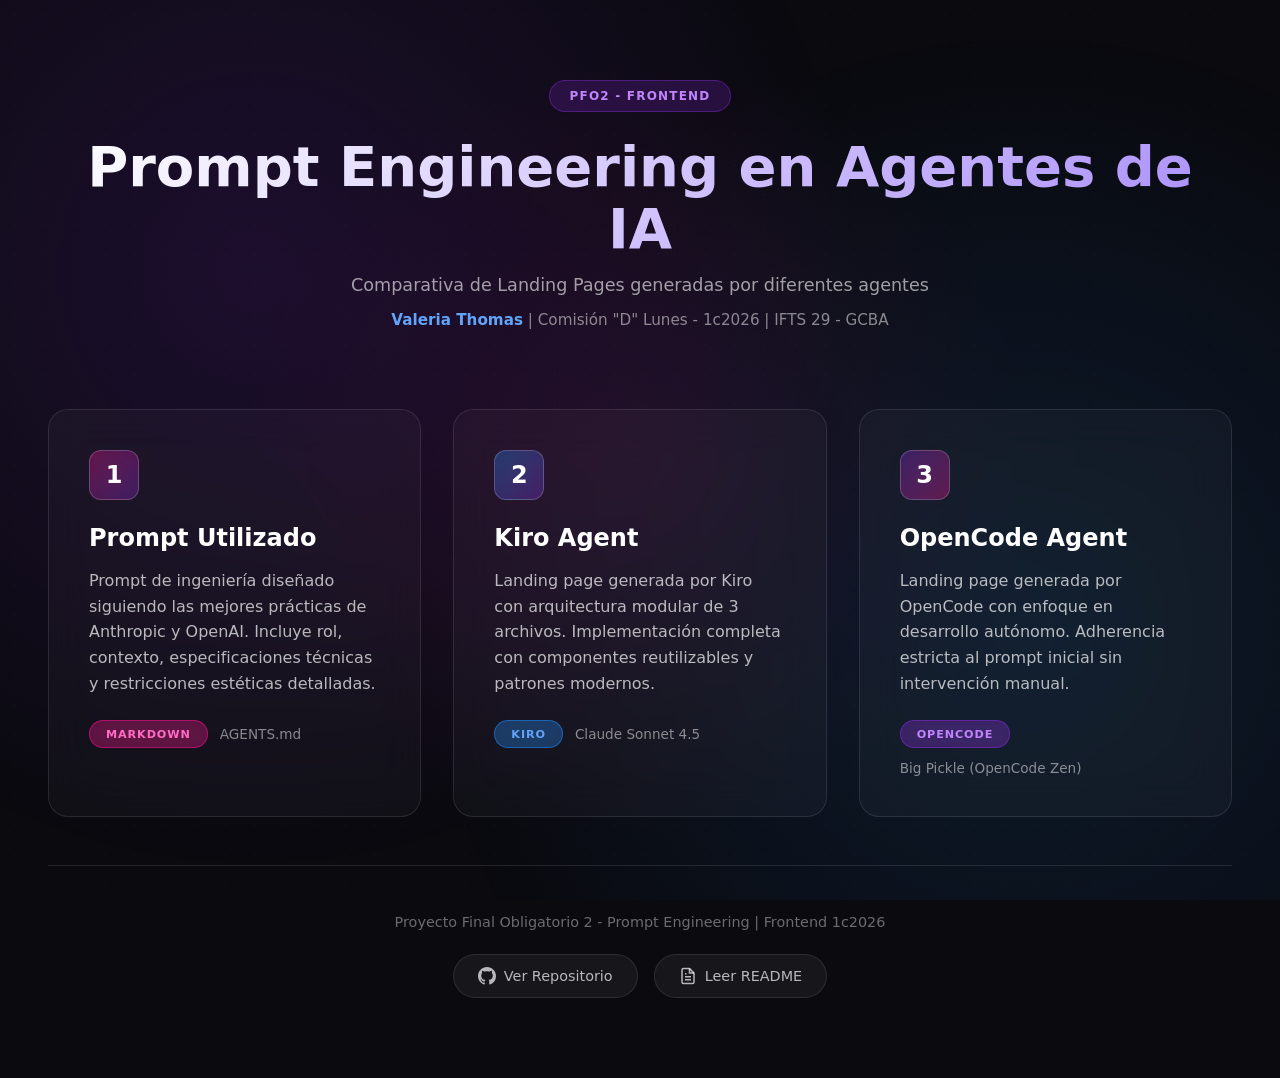
<file: index.html>
<!DOCTYPE html>
<html lang="es">
<head>
  <meta charset="UTF-8" />
  <meta name="viewport" content="width=device-width, initial-scale=1.0" />
  <title>PFO2 - Prompt Engineering | Valeria Thomas</title>
  <style>
    * {
      margin: 0;
      padding: 0;
      box-sizing: border-box;
    }

    body {
      font-family: 'Inter', 'Segoe UI', system-ui, -apple-system, sans-serif;
      background: #0a0a0f;
      color: #ffffff;
      min-height: 100vh;
      overflow-x: hidden;
      position: relative;
    }

    /* Fondo animado con gradientes */
    body::before {
      content: '';
      position: fixed;
      top: 0;
      left: 0;
      width: 100%;
      height: 100%;
      background: 
        radial-gradient(circle at 20% 30%, rgba(138, 43, 226, 0.15) 0%, transparent 50%),
        radial-gradient(circle at 80% 70%, rgba(30, 144, 255, 0.12) 0%, transparent 50%),
        radial-gradient(circle at 50% 50%, rgba(255, 20, 147, 0.08) 0%, transparent 50%);
      animation: gradientShift 15s ease infinite;
      pointer-events: none;
    }

    @keyframes gradientShift {
      0%, 100% { opacity: 1; transform: scale(1); }
      50% { opacity: 0.8; transform: scale(1.1); }
    }

    /* Grid de puntos en el fondo */
    body::after {
      content: '';
      position: fixed;
      top: 0;
      left: 0;
      width: 100%;
      height: 100%;
      background-image: 
        radial-gradient(circle, rgba(255, 255, 255, 0.05) 1px, transparent 1px);
      background-size: 30px 30px;
      pointer-events: none;
      opacity: 0.3;
    }

    .container {
      position: relative;
      z-index: 1;
      max-width: 1400px;
      margin: 0 auto;
      padding: 4rem 2rem;
      min-height: 100vh;
      display: flex;
      flex-direction: column;
      justify-content: center;
    }

    /* Header */
    .header {
      text-align: center;
      margin-bottom: 4rem;
      animation: fadeInDown 0.8s ease;
    }

    @keyframes fadeInDown {
      from {
        opacity: 0;
        transform: translateY(-30px);
      }
      to {
        opacity: 1;
        transform: translateY(0);
      }
    }

    .header__badge {
      display: inline-block;
      padding: 0.5rem 1.2rem;
      background: rgba(138, 43, 226, 0.2);
      border: 1px solid rgba(138, 43, 226, 0.4);
      border-radius: 50px;
      font-size: 0.75rem;
      font-weight: 600;
      letter-spacing: 0.1em;
      text-transform: uppercase;
      color: #c084fc;
      margin-bottom: 1.5rem;
      backdrop-filter: blur(10px);
    }

    .header__title {
      font-size: clamp(2rem, 5vw, 3.5rem);
      font-weight: 800;
      line-height: 1.1;
      margin-bottom: 1rem;
      background: linear-gradient(135deg, #ffffff 0%, #a78bfa 100%);
      -webkit-background-clip: text;
      -webkit-text-fill-color: transparent;
      background-clip: text;
    }

    .header__subtitle {
      font-size: 1.1rem;
      color: rgba(255, 255, 255, 0.6);
      margin-bottom: 1rem;
      font-weight: 400;
    }

    .header__student {
      font-size: 0.95rem;
      color: rgba(255, 255, 255, 0.5);
    }

    .header__student strong {
      color: #60a5fa;
      font-weight: 600;
    }

    /* Cards Grid - Mobile First */
    .cards-grid {
      display: grid;
      grid-template-columns: 1fr;
      gap: 2rem;
      margin-bottom: 3rem;
    }

    /* Glassmorphism Card */
    .card {
      position: relative;
      background: rgba(255, 255, 255, 0.03);
      backdrop-filter: blur(20px);
      -webkit-backdrop-filter: blur(20px);
      border: 1px solid rgba(255, 255, 255, 0.1);
      border-radius: 20px;
      padding: 2.5rem;
      text-decoration: none;
      color: #ffffff;
      transition: all 0.4s cubic-bezier(0.4, 0, 0.2, 1);
      overflow: hidden;
      animation: fadeInUp 0.8s ease;
      animation-fill-mode: both;
    }

    .card:nth-child(1) { animation-delay: 0.1s; }
    .card:nth-child(2) { animation-delay: 0.2s; }
    .card:nth-child(3) { animation-delay: 0.3s; }

    @keyframes fadeInUp {
      from {
        opacity: 0;
        transform: translateY(30px);
      }
      to {
        opacity: 1;
        transform: translateY(0);
      }
    }

    /* Efecto de brillo al hacer hover */
    .card::before {
      content: '';
      position: absolute;
      top: 0;
      left: -100%;
      width: 100%;
      height: 100%;
      background: linear-gradient(
        90deg,
        transparent,
        rgba(255, 255, 255, 0.1),
        transparent
      );
      transition: left 0.6s;
    }

    .card:hover::before {
      left: 100%;
    }

    .card:hover {
      background: rgba(255, 255, 255, 0.08);
      border-color: rgba(255, 255, 255, 0.2);
      transform: translateY(-8px);
      box-shadow: 
        0 20px 40px rgba(0, 0, 0, 0.3),
        0 0 80px rgba(138, 43, 226, 0.2);
    }

    .card__number {
      display: inline-flex;
      align-items: center;
      justify-content: center;
      width: 50px;
      height: 50px;
      background: linear-gradient(135deg, rgba(138, 43, 226, 0.3), rgba(30, 144, 255, 0.3));
      border: 1px solid rgba(255, 255, 255, 0.2);
      border-radius: 12px;
      font-size: 1.5rem;
      font-weight: 700;
      margin-bottom: 1.5rem;
      backdrop-filter: blur(10px);
    }

    .card__title {
      font-size: 1.5rem;
      font-weight: 700;
      margin-bottom: 1rem;
      color: #ffffff;
    }

    .card__description {
      font-size: 1rem;
      line-height: 1.6;
      color: rgba(255, 255, 255, 0.7);
      margin-bottom: 1.5rem;
    }

    .card__meta {
      display: flex;
      align-items: center;
      gap: 0.75rem;
      flex-wrap: wrap;
    }

    .card__badge {
      padding: 0.4rem 1rem;
      background: rgba(138, 43, 226, 0.3);
      border: 1px solid rgba(138, 43, 226, 0.5);
      border-radius: 50px;
      font-size: 0.7rem;
      font-weight: 700;
      letter-spacing: 0.08em;
      text-transform: uppercase;
      backdrop-filter: blur(10px);
    }

    .card__model {
      font-size: 0.85rem;
      color: rgba(255, 255, 255, 0.5);
      font-weight: 500;
    }

    /* Colores específicos por card */
    .card--prompt .card__number {
      background: linear-gradient(135deg, rgba(255, 20, 147, 0.3), rgba(138, 43, 226, 0.3));
    }

    .card--prompt .card__badge {
      background: rgba(255, 20, 147, 0.3);
      border-color: rgba(255, 20, 147, 0.5);
      color: #ff6bc5;
    }

    .card--agent1 .card__number {
      background: linear-gradient(135deg, rgba(30, 144, 255, 0.3), rgba(138, 43, 226, 0.3));
    }

    .card--agent1 .card__badge {
      background: rgba(30, 144, 255, 0.3);
      border-color: rgba(30, 144, 255, 0.5);
      color: #60a5fa;
    }

    .card--agent2 .card__number {
      background: linear-gradient(135deg, rgba(138, 43, 226, 0.3), rgba(255, 20, 147, 0.3));
    }

    .card--agent2 .card__badge {
      background: rgba(138, 43, 226, 0.3);
      border-color: rgba(138, 43, 226, 0.5);
      color: #c084fc;
    }

    /* Footer */
    .footer {
      text-align: center;
      padding-top: 3rem;
      border-top: 1px solid rgba(255, 255, 255, 0.1);
      animation: fadeInUp 1s ease 0.4s;
      animation-fill-mode: both;
    }

    .footer__text {
      font-size: 0.9rem;
      color: rgba(255, 255, 255, 0.4);
      margin-bottom: 1.5rem;
    }

    .footer__links {
      display: flex;
      align-items: center;
      justify-content: center;
      gap: 1rem;
      flex-wrap: wrap;
    }

    .footer__link {
      display: inline-flex;
      align-items: center;
      gap: 0.5rem;
      padding: 0.75rem 1.5rem;
      background: rgba(255, 255, 255, 0.05);
      border: 1px solid rgba(255, 255, 255, 0.1);
      border-radius: 50px;
      text-decoration: none;
      color: rgba(255, 255, 255, 0.7);
      font-size: 0.9rem;
      font-weight: 500;
      transition: all 0.3s ease;
      backdrop-filter: blur(10px);
    }

    .footer__link:hover {
      background: rgba(255, 255, 255, 0.1);
      border-color: rgba(255, 255, 255, 0.3);
      color: #ffffff;
      transform: translateY(-2px);
    }

    .footer__link svg {
      width: 18px;
      height: 18px;
    }

    /* Media Queries - Mobile First */
    /* Tablets: 2 columnas para pantallas >= 700px */
    @media (min-width: 700px) {
      .cards-grid {
        grid-template-columns: repeat(2, 1fr);
      }
    }

    /* Desktop: 3 columnas para pantallas >= 1024px */
    @media (min-width: 1024px) {
      .cards-grid {
        grid-template-columns: repeat(3, 1fr);
      }

      .container {
        padding: 5rem 3rem;
      }

      .header {
        margin-bottom: 5rem;
      }
    }

    /* Ajustes para pantallas muy pequeñas */
    @media (max-width: 480px) {
      .container {
        padding: 2rem 1rem;
      }

      .header__title {
        font-size: 2rem;
      }

      .card {
        padding: 1.5rem;
      }

      .card__number {
        width: 40px;
        height: 40px;
        font-size: 1.2rem;
      }

      .card__title {
        font-size: 1.25rem;
      }

      .footer__links {
        flex-direction: column;
        width: 100%;
      }

      .footer__link {
        width: 100%;
        justify-content: center;
      }
    }
  </style>
</head>
<body>
  <div class="container">
    <header class="header">
      <span class="header__badge">PFO2 - Frontend</span>
      <h1 class="header__title">Prompt Engineering en Agentes de IA</h1>
      <p class="header__subtitle">Comparativa de Landing Pages generadas por diferentes agentes</p>
      <p class="header__student">
        <strong>Valeria Thomas</strong> | Comisión "D" Lunes - 1c2026 | IFTS 29 - GCBA
      </p>
    </header>

    <main class="cards-grid">
      <!-- Card 1: Prompt -->
      <a href="AGENTS.md" target="_blank" class="card card--prompt">
        <div class="card__number">1</div>
        <h2 class="card__title">Prompt Utilizado</h2>
        <p class="card__description">
          Prompt de ingeniería diseñado siguiendo las mejores prácticas de Anthropic y OpenAI. 
          Incluye rol, contexto, especificaciones técnicas y restricciones estéticas detalladas.
        </p>
        <div class="card__meta">
          <span class="card__badge">MARKDOWN</span>
          <span class="card__model">AGENTS.md</span>
        </div>
      </a>

      <!-- Card 2: Kiro Agent -->
      <a href="Kiro-Agent1/index.html" target="_blank" class="card card--agent1">
        <div class="card__number">2</div>
        <h2 class="card__title">Kiro Agent</h2>
        <p class="card__description">
          Landing page generada por Kiro con arquitectura modular de 3 archivos. 
          Implementación completa con componentes reutilizables y patrones modernos.
        </p>
        <div class="card__meta">
          <span class="card__badge">KIRO</span>
          <span class="card__model">Claude Sonnet 4.5</span>
        </div>
      </a>

      <!-- Card 3: OpenCode Agent -->
      <a href="opencode-Agent2/index.html" target="_blank" class="card card--agent2">
        <div class="card__number">3</div>
        <h2 class="card__title">OpenCode Agent</h2>
        <p class="card__description">
          Landing page generada por OpenCode con enfoque en desarrollo autónomo. 
          Adherencia estricta al prompt inicial sin intervención manual.
        </p>
        <div class="card__meta">
          <span class="card__badge">OPENCODE</span>
          <span class="card__model">Big Pickle (OpenCode Zen)</span>
        </div>
      </a>
    </main>

    <footer class="footer">
      <p class="footer__text">
        Proyecto Final Obligatorio 2 - Prompt Engineering | Frontend 1c2026
      </p>
      <div class="footer__links">
        <a href="https://github.com/Irinath/IFTP29_FE_1c2026_PFO2_prompt_engineering_VThomas.git" target="_blank" class="footer__link">
          <svg viewBox="0 0 24 24" fill="currentColor">
            <path d="M12 0C5.37 0 0 5.37 0 12c0 5.31 3.435 9.795 8.205 11.385.6.105.825-.255.825-.57 0-.285-.015-1.23-.015-2.235-3.015.555-3.795-.735-4.035-1.41-.135-.345-.72-1.41-1.23-1.695-.42-.225-1.02-.78-.015-.795.945-.015 1.62.87 1.845 1.23 1.08 1.815 2.805 1.305 3.495.99.105-.78.42-1.305.765-1.605-2.67-.3-5.46-1.335-5.46-5.925 0-1.305.465-2.385 1.23-3.225-.12-.3-.54-1.53.12-3.18 0 0 1.005-.315 3.3 1.23.96-.27 1.98-.405 3-.405s2.04.135 3 .405c2.295-1.56 3.3-1.23 3.3-1.23.66 1.65.24 2.88.12 3.18.765.84 1.23 1.905 1.23 3.225 0 4.605-2.805 5.625-5.475 5.925.435.375.81 1.095.81 2.22 0 1.605-.015 2.895-.015 3.3 0 .315.225.69.825.57A12.02 12.02 0 0 0 24 12c0-6.63-5.37-12-12-12z"/>
          </svg>
          Ver Repositorio
        </a>
        <a href="readme.md" target="_blank" class="footer__link">
          <svg viewBox="0 0 24 24" fill="none" stroke="currentColor" stroke-width="2">
            <path d="M14 2H6a2 2 0 0 0-2 2v16a2 2 0 0 0 2 2h12a2 2 0 0 0 2-2V8z"/>
            <polyline points="14 2 14 8 20 8"/>
            <line x1="16" y1="13" x2="8" y2="13"/>
            <line x1="16" y1="17" x2="8" y2="17"/>
            <polyline points="10 9 9 9 8 9"/>
          </svg>
          Leer README
        </a>
      </div>
    </footer>
  </div>
</body>
</html>
</file>
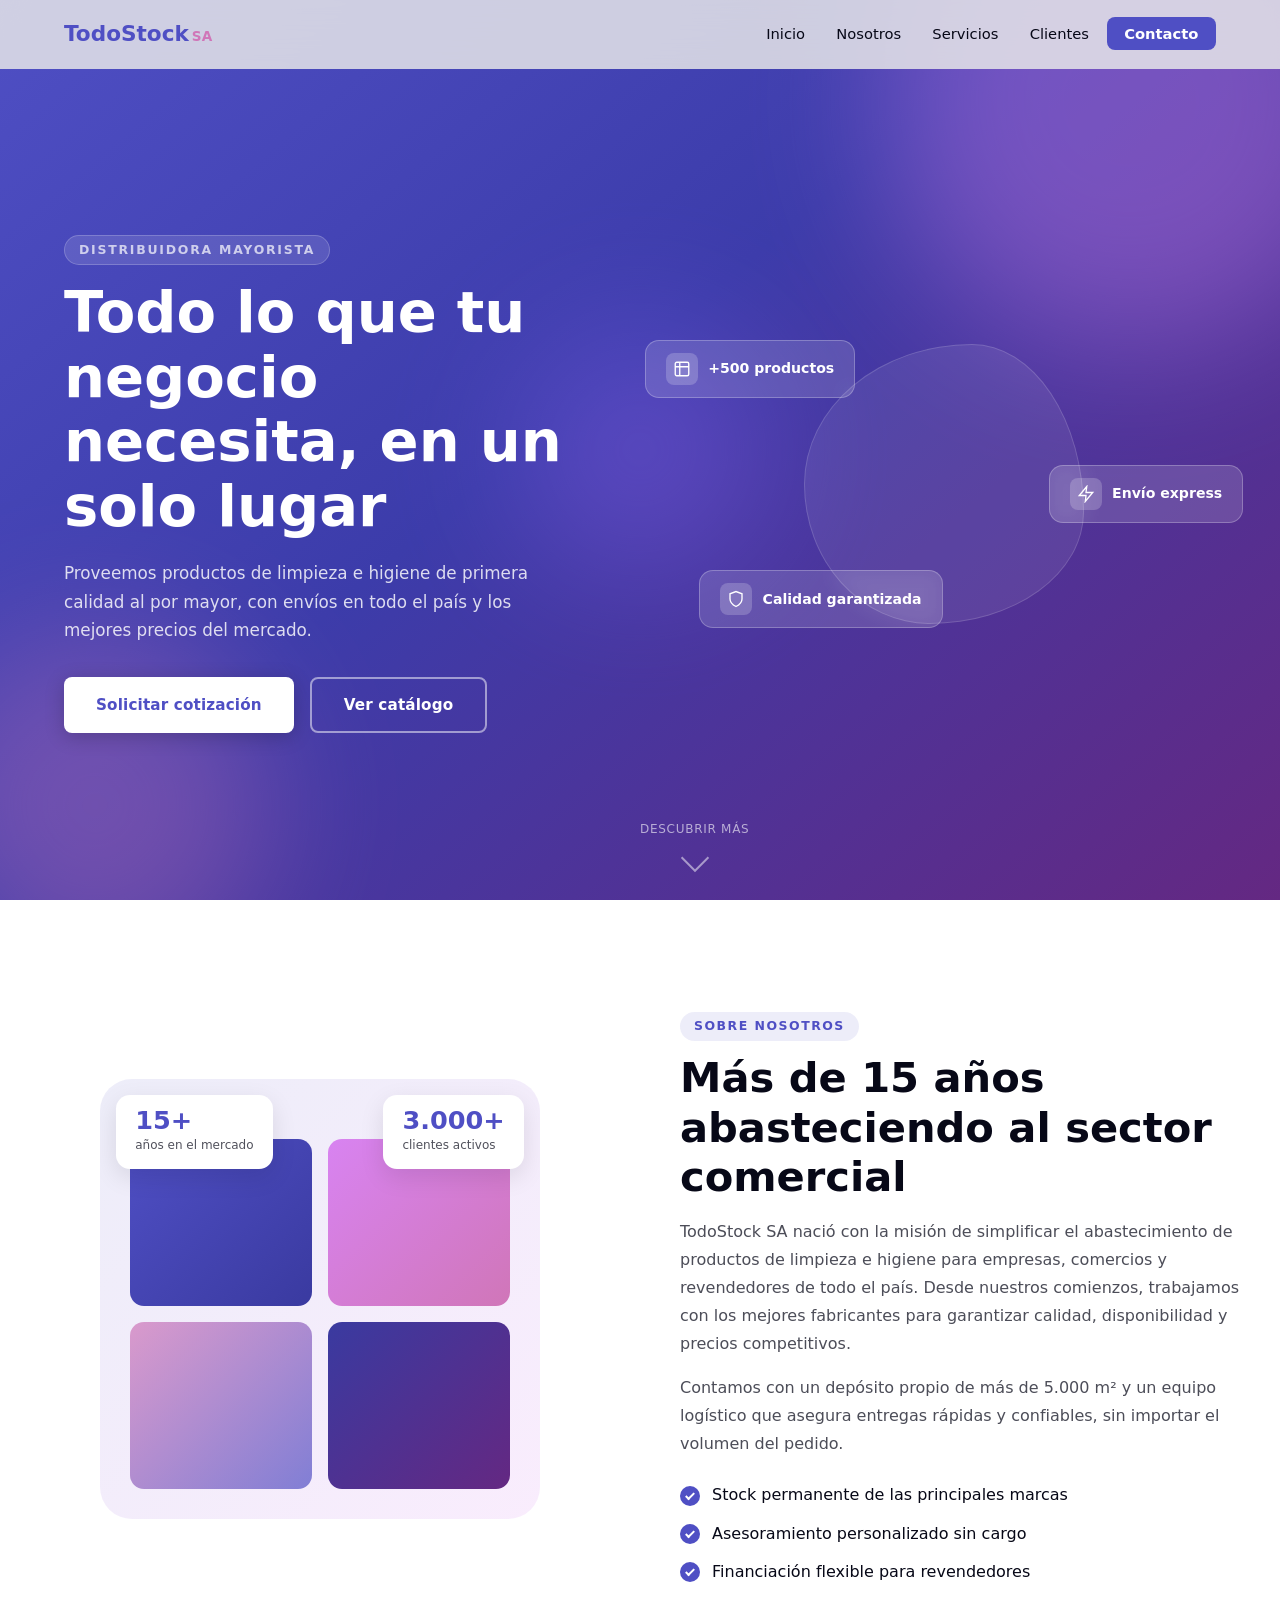
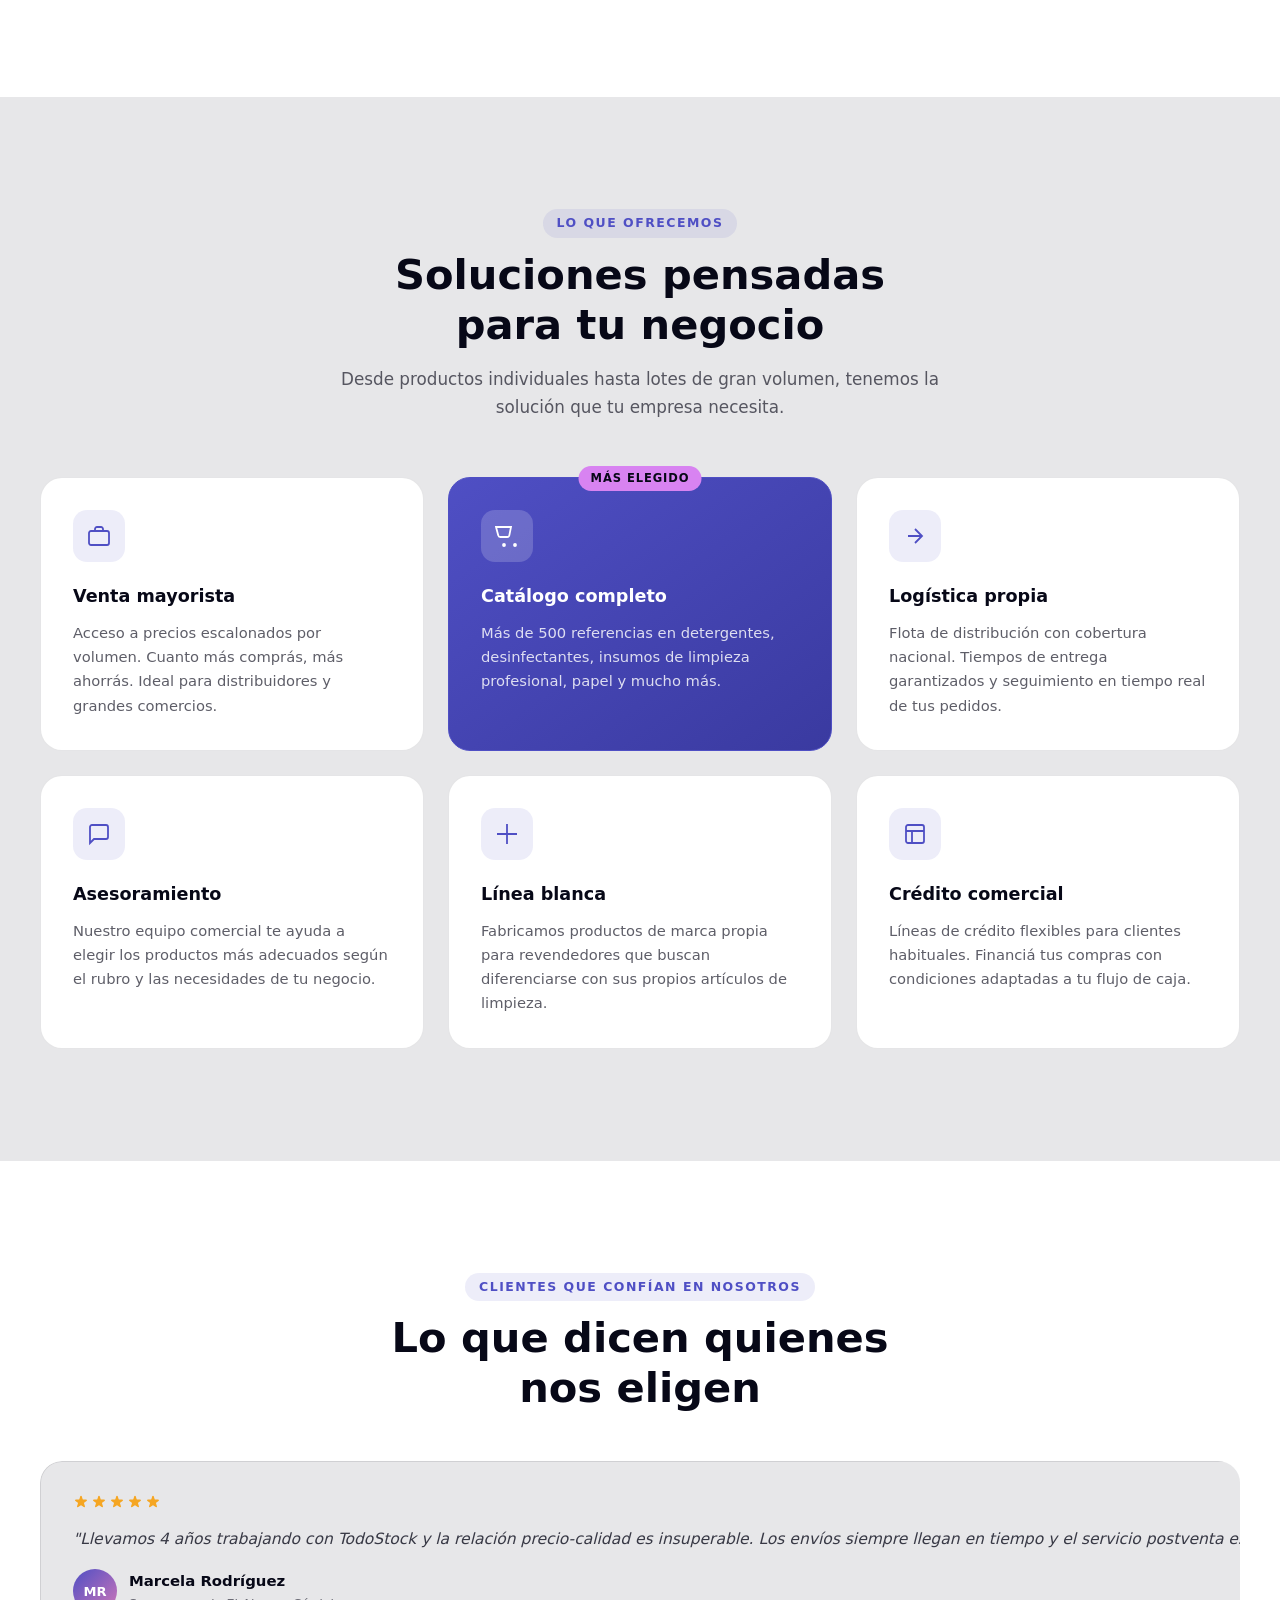
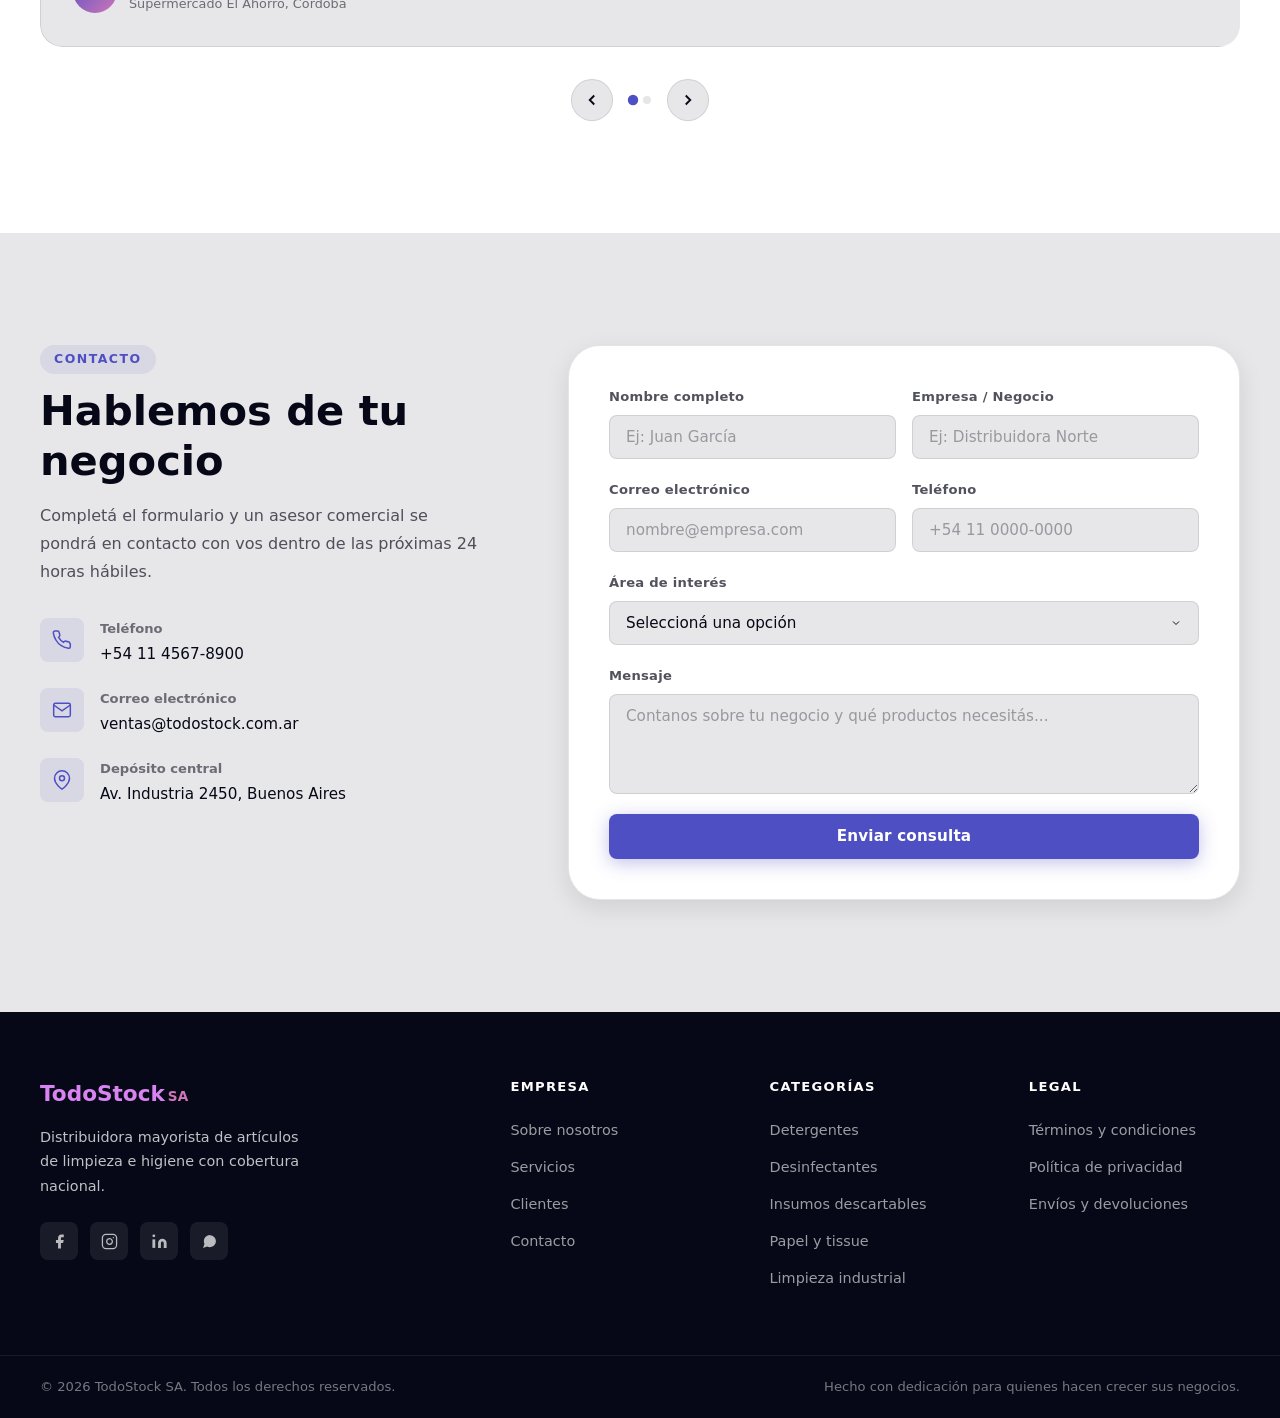
<file: Kiro-Agent1/index.html>
<!DOCTYPE html>
<html lang="es">
<head>
  <meta charset="UTF-8" />
  <meta name="viewport" content="width=device-width, initial-scale=1.0" />
  <title>TodoStock SA - Distribuidora Mayorista de Limpieza</title>
  <link rel="stylesheet" href="styles.css" />
</head>
<body>

  <!-- HEADER -->
  <header class="header" id="header">
    <div class="header__container">
      <a href="#hero" class="header__logo">
        <span class="header__logo-main">TodoStock</span>
        <span class="header__logo-sub">SA</span>
      </a>
      <button class="header__burger" id="burger" aria-label="Abrir menú" aria-expanded="false">
        <span></span>
        <span></span>
        <span></span>
      </button>
      <nav class="header__nav" id="nav">
        <ul class="header__nav-list">
          <li><a href="#hero" class="header__nav-link">Inicio</a></li>
          <li><a href="#about" class="header__nav-link">Nosotros</a></li>
          <li><a href="#services" class="header__nav-link">Servicios</a></li>
          <li><a href="#testimonials" class="header__nav-link">Clientes</a></li>
          <li><a href="#contact" class="header__nav-link header__nav-link--cta">Contacto</a></li>
        </ul>
      </nav>
    </div>
  </header>

  <!-- HERO -->
  <section class="hero" id="hero">
    <div class="hero__bg-shapes">
      <div class="hero__shape hero__shape--1"></div>
      <div class="hero__shape hero__shape--2"></div>
      <div class="hero__shape hero__shape--3"></div>
    </div>
    <div class="hero__container">
      <div class="hero__content">
        <p class="hero__eyebrow">Distribuidora Mayorista</p>
        <h1 class="hero__title">
          Todo lo que tu negocio necesita, en un solo lugar
        </h1>
        <p class="hero__subtitle">
          Proveemos productos de limpieza e higiene de primera calidad al por mayor, con envíos en todo el país y los mejores precios del mercado.
        </p>
        <div class="hero__actions">
          <a href="#contact" class="btn btn--primary">Solicitar cotización</a>
          <a href="#services" class="btn btn--outline">Ver catálogo</a>
        </div>
      </div>
      <div class="hero__visual">
        <div class="hero__card hero__card--1">
          <div class="hero__card-icon">
            <svg viewBox="0 0 24 24" fill="none" stroke="currentColor" stroke-width="1.8"><path d="M9 3H5a2 2 0 0 0-2 2v4m6-6h10a2 2 0 0 1 2 2v4M9 3v18m0 0h10a2 2 0 0 0 2-2V9M9 21H5a2 2 0 0 1-2-2V9m0 0h18"/></svg>
          </div>
          <span>+500 productos</span>
        </div>
        <div class="hero__card hero__card--2">
          <div class="hero__card-icon">
            <svg viewBox="0 0 24 24" fill="none" stroke="currentColor" stroke-width="1.8"><path d="M13 2L3 14h9l-1 8 10-12h-9l1-8z"/></svg>
          </div>
          <span>Envío express</span>
        </div>
        <div class="hero__card hero__card--3">
          <div class="hero__card-icon">
            <svg viewBox="0 0 24 24" fill="none" stroke="currentColor" stroke-width="1.8"><path d="M12 22s8-4 8-10V5l-8-3-8 3v7c0 6 8 10 8 10z"/></svg>
          </div>
          <span>Calidad garantizada</span>
        </div>
        <div class="hero__blob"></div>
      </div>
    </div>
    <div class="hero__scroll-indicator">
      <span>Descubrir más</span>
      <div class="hero__scroll-arrow"></div>
    </div>
  </section>

  <!-- ABOUT -->
  <section class="about" id="about">
    <div class="about__container">
      <div class="about__image-wrap">
        <div class="about__image-block">
          <div class="about__stat">
            <strong>15+</strong>
            <span>años en el mercado</span>
          </div>
          <div class="about__stat">
            <strong>3.000+</strong>
            <span>clientes activos</span>
          </div>
          <div class="about__grid-visual">
            <div class="about__grid-cell about__grid-cell--1"></div>
            <div class="about__grid-cell about__grid-cell--2"></div>
            <div class="about__grid-cell about__grid-cell--3"></div>
            <div class="about__grid-cell about__grid-cell--4"></div>
          </div>
        </div>
      </div>
      <div class="about__content">
        <p class="section__eyebrow">Sobre nosotros</p>
        <h2 class="section__title">Más de 15 años abasteciendo al sector comercial</h2>
        <p class="about__text">
          TodoStock SA nació con la misión de simplificar el abastecimiento de productos de limpieza e higiene para empresas, comercios y revendedores de todo el país. Desde nuestros comienzos, trabajamos con los mejores fabricantes para garantizar calidad, disponibilidad y precios competitivos.
        </p>
        <p class="about__text">
          Contamos con un depósito propio de más de 5.000 m² y un equipo logístico que asegura entregas rápidas y confiables, sin importar el volumen del pedido.
        </p>
        <ul class="about__list">
          <li class="about__list-item">
            <div class="about__check"></div>
            Stock permanente de las principales marcas
          </li>
          <li class="about__list-item">
            <div class="about__check"></div>
            Asesoramiento personalizado sin cargo
          </li>
          <li class="about__list-item">
            <div class="about__check"></div>
            Financiación flexible para revendedores
          </li>
        </ul>
      </div>
    </div>
  </section>

  <!-- SERVICES -->
  <section class="services" id="services">
    <div class="services__container">
      <div class="services__header">
        <p class="section__eyebrow">Lo que ofrecemos</p>
        <h2 class="section__title">Soluciones pensadas para tu negocio</h2>
        <p class="services__subtitle">Desde productos individuales hasta lotes de gran volumen, tenemos la solución que tu empresa necesita.</p>
      </div>
      <div class="services__grid">

        <div class="service-card">
          <div class="service-card__icon">
            <svg viewBox="0 0 24 24" fill="none" stroke="currentColor" stroke-width="1.8"><rect x="2" y="7" width="20" height="14" rx="2"/><path d="M16 7V5a2 2 0 0 0-2-2h-4a2 2 0 0 0-2 2v2"/></svg>
          </div>
          <h3 class="service-card__title">Venta mayorista</h3>
          <p class="service-card__text">Acceso a precios escalonados por volumen. Cuanto más comprás, más ahorrás. Ideal para distribuidores y grandes comercios.</p>
        </div>

        <div class="service-card service-card--featured">
          <div class="service-card__badge">Más elegido</div>
          <div class="service-card__icon">
            <svg viewBox="0 0 24 24" fill="none" stroke="currentColor" stroke-width="1.8"><path d="M1 3h15l-1.68 8.39a2 2 0 0 1-1.97 1.61H5.24a2 2 0 0 1-1.96-1.61L1 3z"/><circle cx="9" cy="21" r="1"/><circle cx="20" cy="21" r="1"/></svg>
          </div>
          <h3 class="service-card__title">Catálogo completo</h3>
          <p class="service-card__text">Más de 500 referencias en detergentes, desinfectantes, insumos de limpieza profesional, papel y mucho más.</p>
        </div>

        <div class="service-card">
          <div class="service-card__icon">
            <svg viewBox="0 0 24 24" fill="none" stroke="currentColor" stroke-width="1.8"><path d="M5 12h14M12 5l7 7-7 7"/></svg>
          </div>
          <h3 class="service-card__title">Logística propia</h3>
          <p class="service-card__text">Flota de distribución con cobertura nacional. Tiempos de entrega garantizados y seguimiento en tiempo real de tus pedidos.</p>
        </div>

        <div class="service-card">
          <div class="service-card__icon">
            <svg viewBox="0 0 24 24" fill="none" stroke="currentColor" stroke-width="1.8"><path d="M21 15a2 2 0 0 1-2 2H7l-4 4V5a2 2 0 0 1 2-2h14a2 2 0 0 1 2 2z"/></svg>
          </div>
          <h3 class="service-card__title">Asesoramiento</h3>
          <p class="service-card__text">Nuestro equipo comercial te ayuda a elegir los productos más adecuados según el rubro y las necesidades de tu negocio.</p>
        </div>

        <div class="service-card">
          <div class="service-card__icon">
            <svg viewBox="0 0 24 24" fill="none" stroke="currentColor" stroke-width="1.8"><path d="M12 22V12m0 0V2m0 10H2m10 0h10"/></svg>
          </div>
          <h3 class="service-card__title">Línea blanca</h3>
          <p class="service-card__text">Fabricamos productos de marca propia para revendedores que buscan diferenciarse con sus propios artículos de limpieza.</p>
        </div>

        <div class="service-card">
          <div class="service-card__icon">
            <svg viewBox="0 0 24 24" fill="none" stroke="currentColor" stroke-width="1.8"><rect x="3" y="3" width="18" height="18" rx="2"/><path d="M3 9h18M9 21V9"/></svg>
          </div>
          <h3 class="service-card__title">Crédito comercial</h3>
          <p class="service-card__text">Líneas de crédito flexibles para clientes habituales. Financiá tus compras con condiciones adaptadas a tu flujo de caja.</p>
        </div>

      </div>
    </div>
  </section>

  <!-- TESTIMONIALS -->
  <section class="testimonials" id="testimonials">
    <div class="testimonials__container">
      <div class="testimonials__header">
        <p class="section__eyebrow">Clientes que confían en nosotros</p>
        <h2 class="section__title">Lo que dicen quienes nos eligen</h2>
      </div>
      <div class="testimonials__track-wrapper">
        <div class="testimonials__track" id="testimonialTrack">

          <article class="testimonial-card">
            <div class="testimonial-card__stars">
              <svg viewBox="0 0 20 20" fill="currentColor"><path d="M9.049 2.927c.3-.921 1.603-.921 1.902 0l1.07 3.292a1 1 0 0 0 .95.69h3.462c.969 0 1.371 1.24.588 1.81l-2.8 2.034a1 1 0 0 0-.364 1.118l1.07 3.292c.3.921-.755 1.688-1.54 1.118l-2.8-2.034a1 1 0 0 0-1.175 0l-2.8 2.034c-.784.57-1.838-.197-1.539-1.118l1.07-3.292a1 1 0 0 0-.364-1.118L2.98 8.72c-.783-.57-.38-1.81.588-1.81h3.461a1 1 0 0 0 .951-.69l1.07-3.292z"/></svg>
              <svg viewBox="0 0 20 20" fill="currentColor"><path d="M9.049 2.927c.3-.921 1.603-.921 1.902 0l1.07 3.292a1 1 0 0 0 .95.69h3.462c.969 0 1.371 1.24.588 1.81l-2.8 2.034a1 1 0 0 0-.364 1.118l1.07 3.292c.3.921-.755 1.688-1.54 1.118l-2.8-2.034a1 1 0 0 0-1.175 0l-2.8 2.034c-.784.57-1.838-.197-1.539-1.118l1.07-3.292a1 1 0 0 0-.364-1.118L2.98 8.72c-.783-.57-.38-1.81.588-1.81h3.461a1 1 0 0 0 .951-.69l1.07-3.292z"/></svg>
              <svg viewBox="0 0 20 20" fill="currentColor"><path d="M9.049 2.927c.3-.921 1.603-.921 1.902 0l1.07 3.292a1 1 0 0 0 .95.69h3.462c.969 0 1.371 1.24.588 1.81l-2.8 2.034a1 1 0 0 0-.364 1.118l1.07 3.292c.3.921-.755 1.688-1.54 1.118l-2.8-2.034a1 1 0 0 0-1.175 0l-2.8 2.034c-.784.57-1.838-.197-1.539-1.118l1.07-3.292a1 1 0 0 0-.364-1.118L2.98 8.72c-.783-.57-.38-1.81.588-1.81h3.461a1 1 0 0 0 .951-.69l1.07-3.292z"/></svg>
              <svg viewBox="0 0 20 20" fill="currentColor"><path d="M9.049 2.927c.3-.921 1.603-.921 1.902 0l1.07 3.292a1 1 0 0 0 .95.69h3.462c.969 0 1.371 1.24.588 1.81l-2.8 2.034a1 1 0 0 0-.364 1.118l1.07 3.292c.3.921-.755 1.688-1.54 1.118l-2.8-2.034a1 1 0 0 0-1.175 0l-2.8 2.034c-.784.57-1.838-.197-1.539-1.118l1.07-3.292a1 1 0 0 0-.364-1.118L2.98 8.72c-.783-.57-.38-1.81.588-1.81h3.461a1 1 0 0 0 .951-.69l1.07-3.292z"/></svg>
              <svg viewBox="0 0 20 20" fill="currentColor"><path d="M9.049 2.927c.3-.921 1.603-.921 1.902 0l1.07 3.292a1 1 0 0 0 .95.69h3.462c.969 0 1.371 1.24.588 1.81l-2.8 2.034a1 1 0 0 0-.364 1.118l1.07 3.292c.3.921-.755 1.688-1.54 1.118l-2.8-2.034a1 1 0 0 0-1.175 0l-2.8 2.034c-.784.57-1.838-.197-1.539-1.118l1.07-3.292a1 1 0 0 0-.364-1.118L2.98 8.72c-.783-.57-.38-1.81.588-1.81h3.461a1 1 0 0 0 .951-.69l1.07-3.292z"/></svg>
            </div>
            <blockquote class="testimonial-card__quote">
              "Llevamos 4 años trabajando con TodoStock y la relación precio-calidad es insuperable. Los envíos siempre llegan en tiempo y el servicio postventa es excelente."
            </blockquote>
            <div class="testimonial-card__author">
              <div class="testimonial-card__avatar">MR</div>
              <div>
                <strong>Marcela Rodríguez</strong>
                <span>Supermercado El Ahorro, Córdoba</span>
              </div>
            </div>
          </article>

          <article class="testimonial-card">
            <div class="testimonial-card__stars">
              <svg viewBox="0 0 20 20" fill="currentColor"><path d="M9.049 2.927c.3-.921 1.603-.921 1.902 0l1.07 3.292a1 1 0 0 0 .95.69h3.462c.969 0 1.371 1.24.588 1.81l-2.8 2.034a1 1 0 0 0-.364 1.118l1.07 3.292c.3.921-.755 1.688-1.54 1.118l-2.8-2.034a1 1 0 0 0-1.175 0l-2.8 2.034c-.784.57-1.838-.197-1.539-1.118l1.07-3.292a1 1 0 0 0-.364-1.118L2.98 8.72c-.783-.57-.38-1.81.588-1.81h3.461a1 1 0 0 0 .951-.69l1.07-3.292z"/></svg>
              <svg viewBox="0 0 20 20" fill="currentColor"><path d="M9.049 2.927c.3-.921 1.603-.921 1.902 0l1.07 3.292a1 1 0 0 0 .95.69h3.462c.969 0 1.371 1.24.588 1.81l-2.8 2.034a1 1 0 0 0-.364 1.118l1.07 3.292c.3.921-.755 1.688-1.54 1.118l-2.8-2.034a1 1 0 0 0-1.175 0l-2.8 2.034c-.784.57-1.838-.197-1.539-1.118l1.07-3.292a1 1 0 0 0-.364-1.118L2.98 8.72c-.783-.57-.38-1.81.588-1.81h3.461a1 1 0 0 0 .951-.69l1.07-3.292z"/></svg>
              <svg viewBox="0 0 20 20" fill="currentColor"><path d="M9.049 2.927c.3-.921 1.603-.921 1.902 0l1.07 3.292a1 1 0 0 0 .95.69h3.462c.969 0 1.371 1.24.588 1.81l-2.8 2.034a1 1 0 0 0-.364 1.118l1.07 3.292c.3.921-.755 1.688-1.54 1.118l-2.8-2.034a1 1 0 0 0-1.175 0l-2.8 2.034c-.784.57-1.838-.197-1.539-1.118l1.07-3.292a1 1 0 0 0-.364-1.118L2.98 8.72c-.783-.57-.38-1.81.588-1.81h3.461a1 1 0 0 0 .951-.69l1.07-3.292z"/></svg>
              <svg viewBox="0 0 20 20" fill="currentColor"><path d="M9.049 2.927c.3-.921 1.603-.921 1.902 0l1.07 3.292a1 1 0 0 0 .95.69h3.462c.969 0 1.371 1.24.588 1.81l-2.8 2.034a1 1 0 0 0-.364 1.118l1.07 3.292c.3.921-.755 1.688-1.54 1.118l-2.8-2.034a1 1 0 0 0-1.175 0l-2.8 2.034c-.784.57-1.838-.197-1.539-1.118l1.07-3.292a1 1 0 0 0-.364-1.118L2.98 8.72c-.783-.57-.38-1.81.588-1.81h3.461a1 1 0 0 0 .951-.69l1.07-3.292z"/></svg>
              <svg viewBox="0 0 20 20" fill="currentColor"><path d="M9.049 2.927c.3-.921 1.603-.921 1.902 0l1.07 3.292a1 1 0 0 0 .95.69h3.462c.969 0 1.371 1.24.588 1.81l-2.8 2.034a1 1 0 0 0-.364 1.118l1.07 3.292c.3.921-.755 1.688-1.54 1.118l-2.8-2.034a1 1 0 0 0-1.175 0l-2.8 2.034c-.784.57-1.838-.197-1.539-1.118l1.07-3.292a1 1 0 0 0-.364-1.118L2.98 8.72c-.783-.57-.38-1.81.588-1.81h3.461a1 1 0 0 0 .951-.69l1.07-3.292z"/></svg>
            </div>
            <blockquote class="testimonial-card__quote">
              "Desde que trabajamos con TodoStock, redujimos nuestros costos de insumos en un 30%. El equipo comercial nos ayudó a armar el pedido ideal para nuestro hotel."
            </blockquote>
            <div class="testimonial-card__author">
              <div class="testimonial-card__avatar">JP</div>
              <div>
                <strong>Jorge Palermo</strong>
                <span>Hotel Palacio del Sur, Mendoza</span>
              </div>
            </div>
          </article>

          <article class="testimonial-card">
            <div class="testimonial-card__stars">
              <svg viewBox="0 0 20 20" fill="currentColor"><path d="M9.049 2.927c.3-.921 1.603-.921 1.902 0l1.07 3.292a1 1 0 0 0 .95.69h3.462c.969 0 1.371 1.24.588 1.81l-2.8 2.034a1 1 0 0 0-.364 1.118l1.07 3.292c.3.921-.755 1.688-1.54 1.118l-2.8-2.034a1 1 0 0 0-1.175 0l-2.8 2.034c-.784.57-1.838-.197-1.539-1.118l1.07-3.292a1 1 0 0 0-.364-1.118L2.98 8.72c-.783-.57-.38-1.81.588-1.81h3.461a1 1 0 0 0 .951-.69l1.07-3.292z"/></svg>
              <svg viewBox="0 0 20 20" fill="currentColor"><path d="M9.049 2.927c.3-.921 1.603-.921 1.902 0l1.07 3.292a1 1 0 0 0 .95.69h3.462c.969 0 1.371 1.24.588 1.81l-2.8 2.034a1 1 0 0 0-.364 1.118l1.07 3.292c.3.921-.755 1.688-1.54 1.118l-2.8-2.034a1 1 0 0 0-1.175 0l-2.8 2.034c-.784.57-1.838-.197-1.539-1.118l1.07-3.292a1 1 0 0 0-.364-1.118L2.98 8.72c-.783-.57-.38-1.81.588-1.81h3.461a1 1 0 0 0 .951-.69l1.07-3.292z"/></svg>
              <svg viewBox="0 0 20 20" fill="currentColor"><path d="M9.049 2.927c.3-.921 1.603-.921 1.902 0l1.07 3.292a1 1 0 0 0 .95.69h3.462c.969 0 1.371 1.24.588 1.81l-2.8 2.034a1 1 0 0 0-.364 1.118l1.07 3.292c.3.921-.755 1.688-1.54 1.118l-2.8-2.034a1 1 0 0 0-1.175 0l-2.8 2.034c-.784.57-1.838-.197-1.539-1.118l1.07-3.292a1 1 0 0 0-.364-1.118L2.98 8.72c-.783-.57-.38-1.81.588-1.81h3.461a1 1 0 0 0 .951-.69l1.07-3.292z"/></svg>
              <svg viewBox="0 0 20 20" fill="currentColor"><path d="M9.049 2.927c.3-.921 1.603-.921 1.902 0l1.07 3.292a1 1 0 0 0 .95.69h3.462c.969 0 1.371 1.24.588 1.81l-2.8 2.034a1 1 0 0 0-.364 1.118l1.07 3.292c.3.921-.755 1.688-1.54 1.118l-2.8-2.034a1 1 0 0 0-1.175 0l-2.8 2.034c-.784.57-1.838-.197-1.539-1.118l1.07-3.292a1 1 0 0 0-.364-1.118L2.98 8.72c-.783-.57-.38-1.81.588-1.81h3.461a1 1 0 0 0 .951-.69l1.07-3.292z"/></svg>
              <svg viewBox="0 0 20 20" fill="currentColor"><path d="M9.049 2.927c.3-.921 1.603-.921 1.902 0l1.07 3.292a1 1 0 0 0 .95.69h3.462c.969 0 1.371 1.24.588 1.81l-2.8 2.034a1 1 0 0 0-.364 1.118l1.07 3.292c.3.921-.755 1.688-1.54 1.118l-2.8-2.034a1 1 0 0 0-1.175 0l-2.8 2.034c-.784.57-1.838-.197-1.539-1.118l1.07-3.292a1 1 0 0 0-.364-1.118L2.98 8.72c-.783-.57-.38-1.81.588-1.81h3.461a1 1 0 0 0 .951-.69l1.07-3.292z"/></svg>
            </div>
            <blockquote class="testimonial-card__quote">
              "La variedad del catálogo es enorme y el proceso de pedido online es muy simple. En 48 horas tenemos el stock en nuestra ferretería. Recomendamos sin dudarlo."
            </blockquote>
            <div class="testimonial-card__author">
              <div class="testimonial-card__avatar">LF</div>
              <div>
                <strong>Laura Figueroa</strong>
                <span>Ferretería y Limpieza Central, Rosario</span>
              </div>
            </div>
          </article>

          <article class="testimonial-card">
            <div class="testimonial-card__stars">
              <svg viewBox="0 0 20 20" fill="currentColor"><path d="M9.049 2.927c.3-.921 1.603-.921 1.902 0l1.07 3.292a1 1 0 0 0 .95.69h3.462c.969 0 1.371 1.24.588 1.81l-2.8 2.034a1 1 0 0 0-.364 1.118l1.07 3.292c.3.921-.755 1.688-1.54 1.118l-2.8-2.034a1 1 0 0 0-1.175 0l-2.8 2.034c-.784.57-1.838-.197-1.539-1.118l1.07-3.292a1 1 0 0 0-.364-1.118L2.98 8.72c-.783-.57-.38-1.81.588-1.81h3.461a1 1 0 0 0 .951-.69l1.07-3.292z"/></svg>
              <svg viewBox="0 0 20 20" fill="currentColor"><path d="M9.049 2.927c.3-.921 1.603-.921 1.902 0l1.07 3.292a1 1 0 0 0 .95.69h3.462c.969 0 1.371 1.24.588 1.81l-2.8 2.034a1 1 0 0 0-.364 1.118l1.07 3.292c.3.921-.755 1.688-1.54 1.118l-2.8-2.034a1 1 0 0 0-1.175 0l-2.8 2.034c-.784.57-1.838-.197-1.539-1.118l1.07-3.292a1 1 0 0 0-.364-1.118L2.98 8.72c-.783-.57-.38-1.81.588-1.81h3.461a1 1 0 0 0 .951-.69l1.07-3.292z"/></svg>
              <svg viewBox="0 0 20 20" fill="currentColor"><path d="M9.049 2.927c.3-.921 1.603-.921 1.902 0l1.07 3.292a1 1 0 0 0 .95.69h3.462c.969 0 1.371 1.24.588 1.81l-2.8 2.034a1 1 0 0 0-.364 1.118l1.07 3.292c.3.921-.755 1.688-1.54 1.118l-2.8-2.034a1 1 0 0 0-1.175 0l-2.8 2.034c-.784.57-1.838-.197-1.539-1.118l1.07-3.292a1 1 0 0 0-.364-1.118L2.98 8.72c-.783-.57-.38-1.81.588-1.81h3.461a1 1 0 0 0 .951-.69l1.07-3.292z"/></svg>
              <svg viewBox="0 0 20 20" fill="currentColor"><path d="M9.049 2.927c.3-.921 1.603-.921 1.902 0l1.07 3.292a1 1 0 0 0 .95.69h3.462c.969 0 1.371 1.24.588 1.81l-2.8 2.034a1 1 0 0 0-.364 1.118l1.07 3.292c.3.921-.755 1.688-1.54 1.118l-2.8-2.034a1 1 0 0 0-1.175 0l-2.8 2.034c-.784.57-1.838-.197-1.539-1.118l1.07-3.292a1 1 0 0 0-.364-1.118L2.98 8.72c-.783-.57-.38-1.81.588-1.81h3.461a1 1 0 0 0 .951-.69l1.07-3.292z"/></svg>
              <svg viewBox="0 0 20 20" fill="currentColor"><path d="M9.049 2.927c.3-.921 1.603-.921 1.902 0l1.07 3.292a1 1 0 0 0 .95.69h3.462c.969 0 1.371 1.24.588 1.81l-2.8 2.034a1 1 0 0 0-.364 1.118l1.07 3.292c.3.921-.755 1.688-1.54 1.118l-2.8-2.034a1 1 0 0 0-1.175 0l-2.8 2.034c-.784.57-1.838-.197-1.539-1.118l1.07-3.292a1 1 0 0 0-.364-1.118L2.98 8.72c-.783-.57-.38-1.81.588-1.81h3.461a1 1 0 0 0 .951-.69l1.07-3.292z"/></svg>
            </div>
            <blockquote class="testimonial-card__quote">
              "Equipamos toda nuestra cadena de gimnasios con productos de limpieza de TodoStock. El servicio de cuenta corporativa nos facilitó mucho la gestión de compras."
            </blockquote>
            <div class="testimonial-card__author">
              <div class="testimonial-card__avatar">DM</div>
              <div>
                <strong>Diego Morales</strong>
                <span>FitZone Gimnasios, Buenos Aires</span>
              </div>
            </div>
          </article>

        </div>
      </div>
      <div class="testimonials__controls">
        <button class="testimonials__btn" id="prevBtn" aria-label="Anterior">
          <svg viewBox="0 0 24 24" fill="none" stroke="currentColor" stroke-width="2.5"><path d="M15 18l-6-6 6-6"/></svg>
        </button>
        <div class="testimonials__dots" id="testimonialDots"></div>
        <button class="testimonials__btn" id="nextBtn" aria-label="Siguiente">
          <svg viewBox="0 0 24 24" fill="none" stroke="currentColor" stroke-width="2.5"><path d="M9 18l6-6-6-6"/></svg>
        </button>
      </div>
    </div>
  </section>

  <!-- CONTACT -->
  <section class="contact" id="contact">
    <div class="contact__container">
      <div class="contact__info">
        <p class="section__eyebrow">Contacto</p>
        <h2 class="section__title">Hablemos de tu negocio</h2>
        <p class="contact__text">Completá el formulario y un asesor comercial se pondrá en contacto con vos dentro de las próximas 24 horas hábiles.</p>
        <ul class="contact__details">
          <li class="contact__detail">
            <div class="contact__detail-icon">
              <svg viewBox="0 0 24 24" fill="none" stroke="currentColor" stroke-width="1.8"><path d="M22 16.92v3a2 2 0 0 1-2.18 2 19.79 19.79 0 0 1-8.63-3.07A19.5 19.5 0 0 1 4.69 12 19.79 19.79 0 0 1 1.61 3.4 2 2 0 0 1 3.59 1.22h3a2 2 0 0 1 2 1.72 12.84 12.84 0 0 0 .7 2.81 2 2 0 0 1-.45 2.11L7.91 8.81a16 16 0 0 0 6 6l.91-.92a2 2 0 0 1 2.11-.45 12.84 12.84 0 0 0 2.81.7 2 2 0 0 1 1.72 2z"/></svg>
            </div>
            <div>
              <strong>Teléfono</strong>
              <span>+54 11 4567-8900</span>
            </div>
          </li>
          <li class="contact__detail">
            <div class="contact__detail-icon">
              <svg viewBox="0 0 24 24" fill="none" stroke="currentColor" stroke-width="1.8"><path d="M4 4h16c1.1 0 2 .9 2 2v12c0 1.1-.9 2-2 2H4c-1.1 0-2-.9-2-2V6c0-1.1.9-2 2-2z"/><polyline points="22,6 12,13 2,6"/></svg>
            </div>
            <div>
              <strong>Correo electrónico</strong>
              <span>ventas@todostock.com.ar</span>
            </div>
          </li>
          <li class="contact__detail">
            <div class="contact__detail-icon">
              <svg viewBox="0 0 24 24" fill="none" stroke="currentColor" stroke-width="1.8"><path d="M21 10c0 7-9 13-9 13s-9-6-9-13a9 9 0 0 1 18 0z"/><circle cx="12" cy="10" r="3"/></svg>
            </div>
            <div>
              <strong>Depósito central</strong>
              <span>Av. Industria 2450, Buenos Aires</span>
            </div>
          </li>
        </ul>
      </div>
      <form class="contact__form" novalidate>
        <div class="form__row">
          <div class="form__group">
            <label class="form__label" for="name">Nombre completo</label>
            <input class="form__input" type="text" id="name" name="name" placeholder="Ej: Juan García" />
          </div>
          <div class="form__group">
            <label class="form__label" for="company">Empresa / Negocio</label>
            <input class="form__input" type="text" id="company" name="company" placeholder="Ej: Distribuidora Norte" />
          </div>
        </div>
        <div class="form__row">
          <div class="form__group">
            <label class="form__label" for="email">Correo electrónico</label>
            <input class="form__input" type="email" id="email" name="email" placeholder="nombre@empresa.com" />
          </div>
          <div class="form__group">
            <label class="form__label" for="phone">Teléfono</label>
            <input class="form__input" type="tel" id="phone" name="phone" placeholder="+54 11 0000-0000" />
          </div>
        </div>
        <div class="form__group">
          <label class="form__label" for="interest">Área de interés</label>
          <select class="form__input form__select" id="interest" name="interest">
            <option value="" disabled selected>Seleccioná una opción</option>
            <option value="mayorista">Compra mayorista</option>
            <option value="revendedor">Programa de revendedores</option>
            <option value="credito">Crédito comercial</option>
            <option value="catalogo">Solicitar catálogo</option>
            <option value="otro">Otro</option>
          </select>
        </div>
        <div class="form__group">
          <label class="form__label" for="message">Mensaje</label>
          <textarea class="form__input form__textarea" id="message" name="message" rows="4" placeholder="Contanos sobre tu negocio y qué productos necesitás..."></textarea>
        </div>
        <button type="submit" class="btn btn--primary btn--full">Enviar consulta</button>
      </form>
    </div>
  </section>

  <!-- FOOTER -->
  <footer class="footer" id="footer">
    <div class="footer__top">
      <div class="footer__container">
        <div class="footer__brand">
          <a href="#hero" class="header__logo">
            <span class="header__logo-main">TodoStock</span>
            <span class="header__logo-sub">SA</span>
          </a>
          <p class="footer__brand-text">Distribuidora mayorista de artículos de limpieza e higiene con cobertura nacional.</p>
          <div class="footer__social">
            <a href="#" class="footer__social-link" aria-label="Facebook">
              <svg viewBox="0 0 24 24" fill="currentColor"><path d="M18 2h-3a5 5 0 0 0-5 5v3H7v4h3v8h4v-8h3l1-4h-4V7a1 1 0 0 1 1-1h3z"/></svg>
            </a>
            <a href="#" class="footer__social-link" aria-label="Instagram">
              <svg viewBox="0 0 24 24" fill="none" stroke="currentColor" stroke-width="1.8"><rect x="2" y="2" width="20" height="20" rx="5"/><path d="M16 11.37A4 4 0 1 1 12.63 8 4 4 0 0 1 16 11.37z"/><circle cx="17.5" cy="6.5" r="1" fill="currentColor" stroke="none"/></svg>
            </a>
            <a href="#" class="footer__social-link" aria-label="LinkedIn">
              <svg viewBox="0 0 24 24" fill="currentColor"><path d="M16 8a6 6 0 0 1 6 6v7h-4v-7a2 2 0 0 0-2-2 2 2 0 0 0-2 2v7h-4v-7a6 6 0 0 1 6-6z"/><rect x="2" y="9" width="4" height="12"/><circle cx="4" cy="4" r="2"/></svg>
            </a>
            <a href="#" class="footer__social-link" aria-label="WhatsApp">
              <svg viewBox="0 0 24 24" fill="currentColor"><path d="M21 11.5a8.38 8.38 0 0 1-.9 3.8 8.5 8.5 0 0 1-7.6 4.7 8.38 8.38 0 0 1-3.8-.9L3 21l1.9-5.7a8.38 8.38 0 0 1-.9-3.8 8.5 8.5 0 0 1 4.7-7.6 8.38 8.38 0 0 1 3.8-.9h.5a8.48 8.48 0 0 1 8 8v.5z"/></svg>
            </a>
          </div>
        </div>
        <div class="footer__nav-group">
          <h4 class="footer__nav-title">Empresa</h4>
          <ul class="footer__nav-list">
            <li><a href="#about" class="footer__nav-link">Sobre nosotros</a></li>
            <li><a href="#services" class="footer__nav-link">Servicios</a></li>
            <li><a href="#testimonials" class="footer__nav-link">Clientes</a></li>
            <li><a href="#contact" class="footer__nav-link">Contacto</a></li>
          </ul>
        </div>
        <div class="footer__nav-group">
          <h4 class="footer__nav-title">Categorías</h4>
          <ul class="footer__nav-list">
            <li><a href="#" class="footer__nav-link">Detergentes</a></li>
            <li><a href="#" class="footer__nav-link">Desinfectantes</a></li>
            <li><a href="#" class="footer__nav-link">Insumos descartables</a></li>
            <li><a href="#" class="footer__nav-link">Papel y tissue</a></li>
            <li><a href="#" class="footer__nav-link">Limpieza industrial</a></li>
          </ul>
        </div>
        <div class="footer__nav-group">
          <h4 class="footer__nav-title">Legal</h4>
          <ul class="footer__nav-list">
            <li><a href="#" class="footer__nav-link">Términos y condiciones</a></li>
            <li><a href="#" class="footer__nav-link">Política de privacidad</a></li>
            <li><a href="#" class="footer__nav-link">Envíos y devoluciones</a></li>
          </ul>
        </div>
      </div>
    </div>
    <div class="footer__bottom">
      <div class="footer__container">
        <p>© 2026 TodoStock SA. Todos los derechos reservados.</p>
        <p>Hecho con dedicación para quienes hacen crecer sus negocios.</p>
      </div>
    </div>
  </footer>

  <script src="main.js"></script>
</body>
</html>
</file>
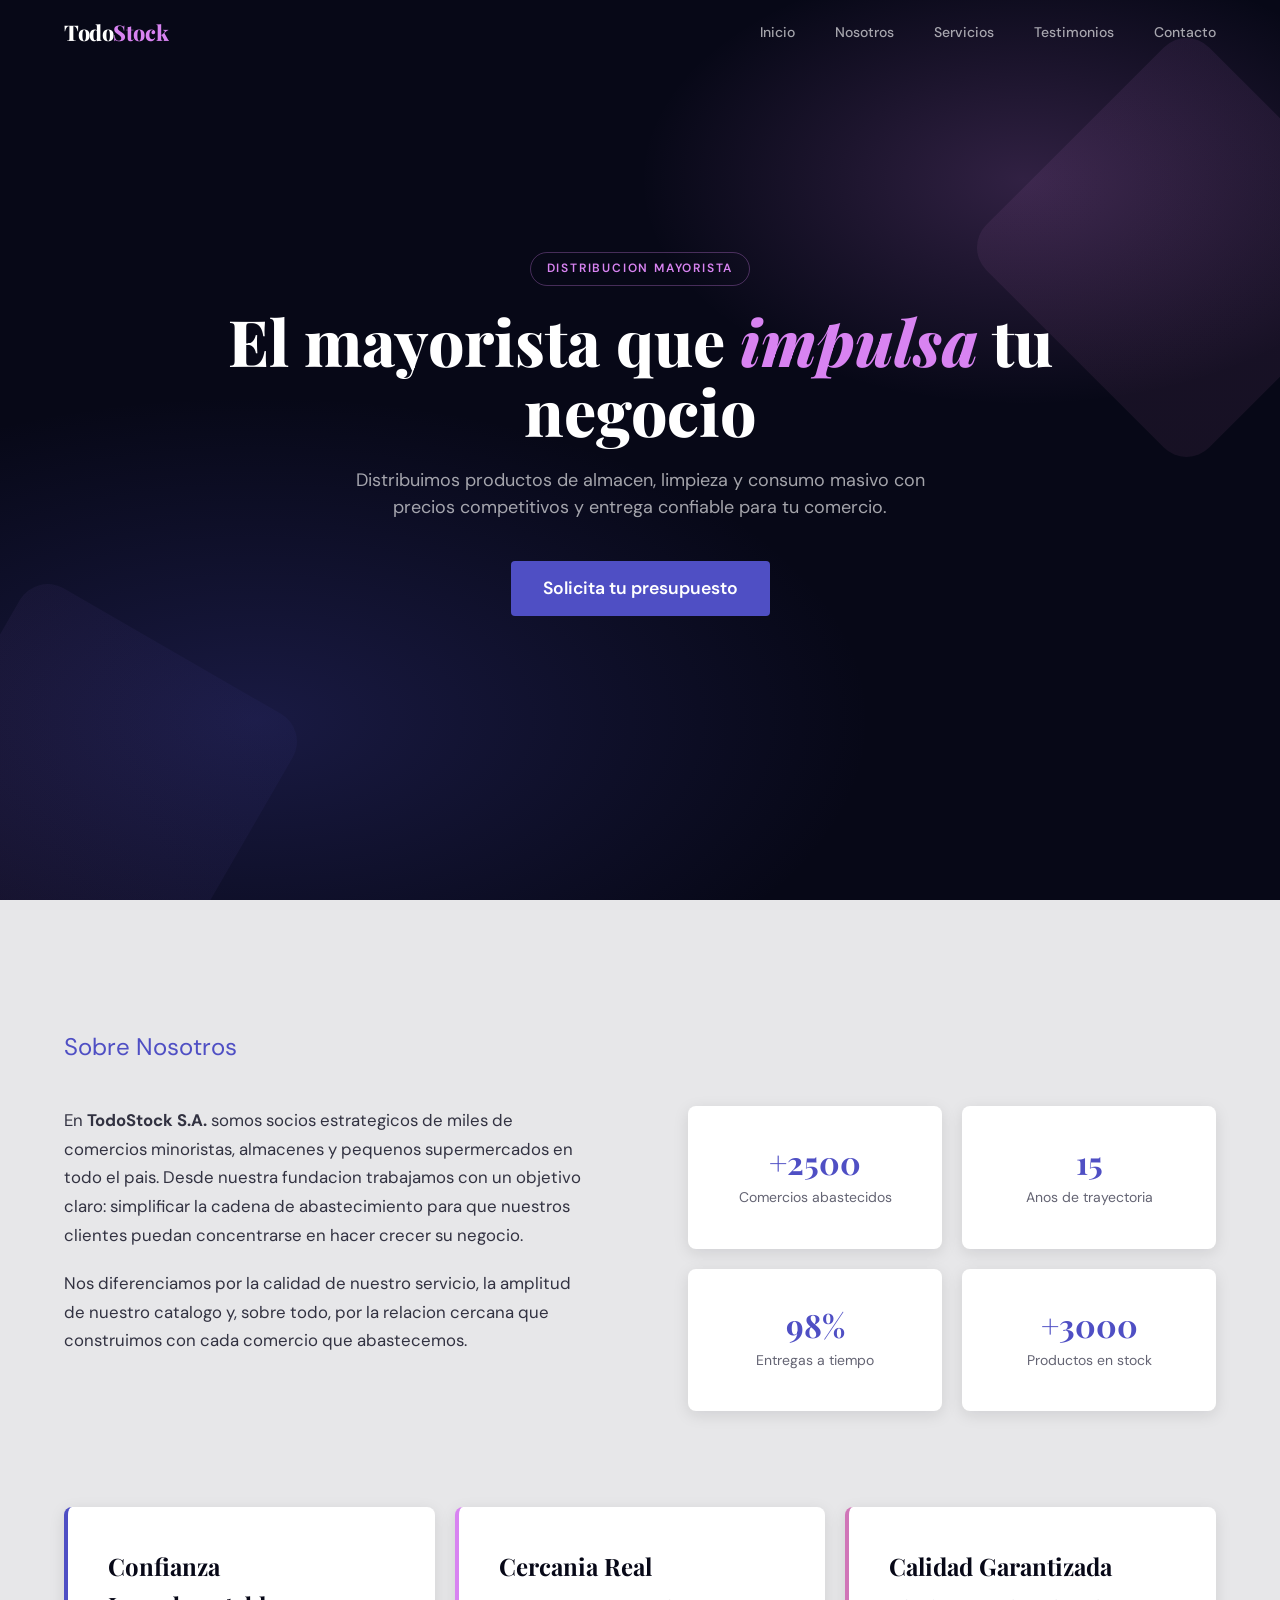
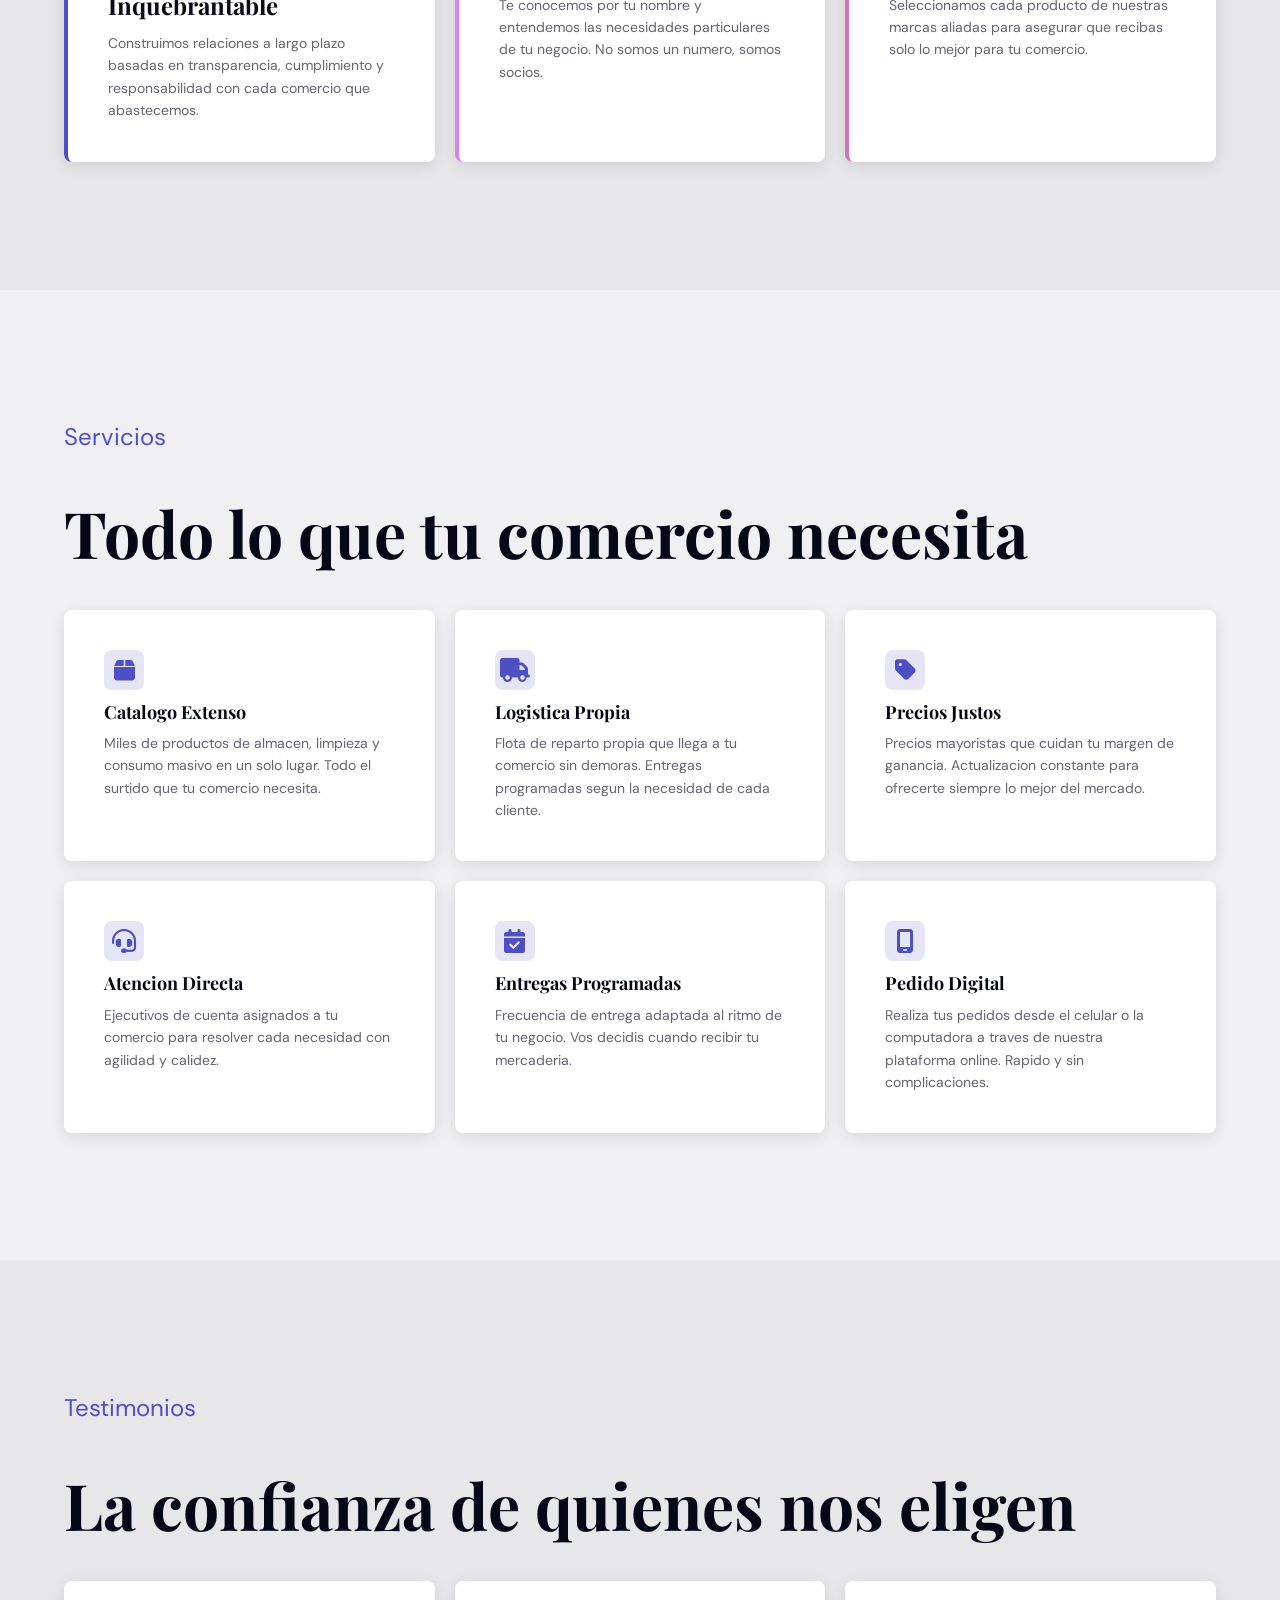
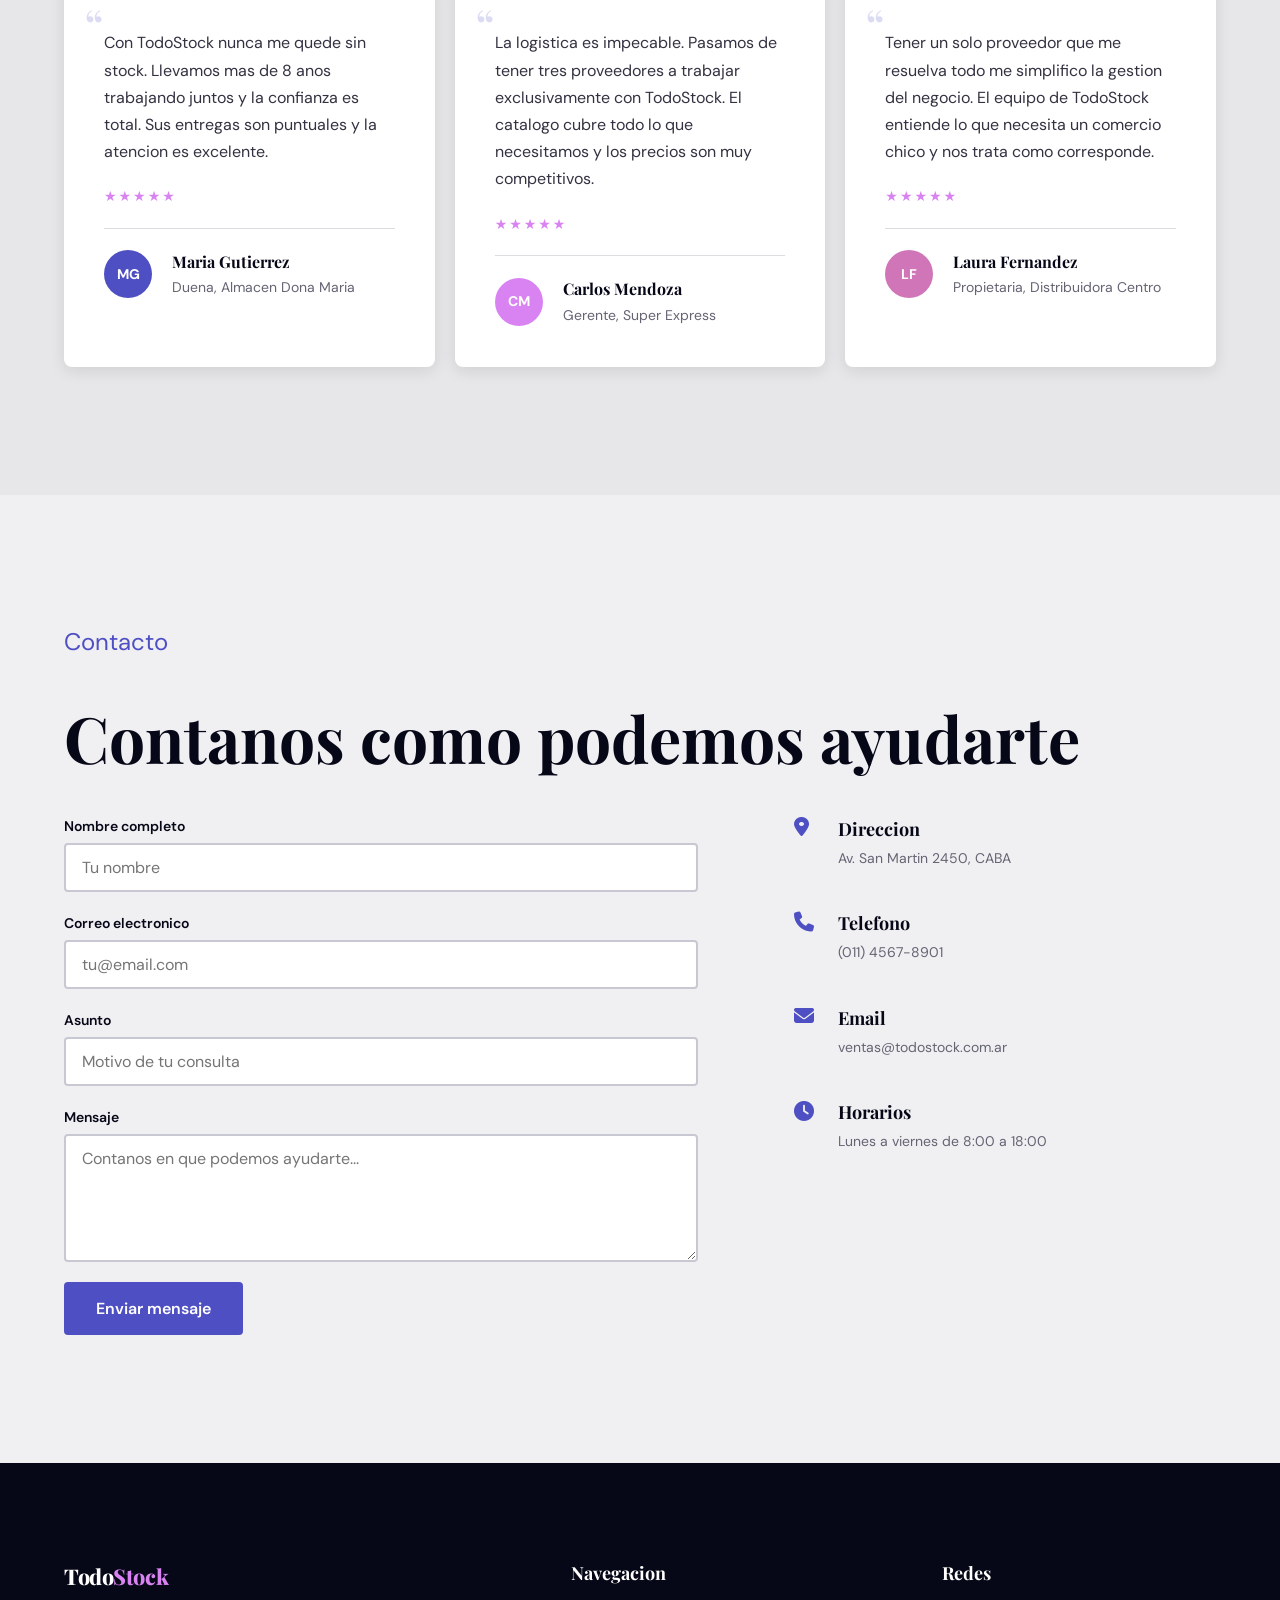
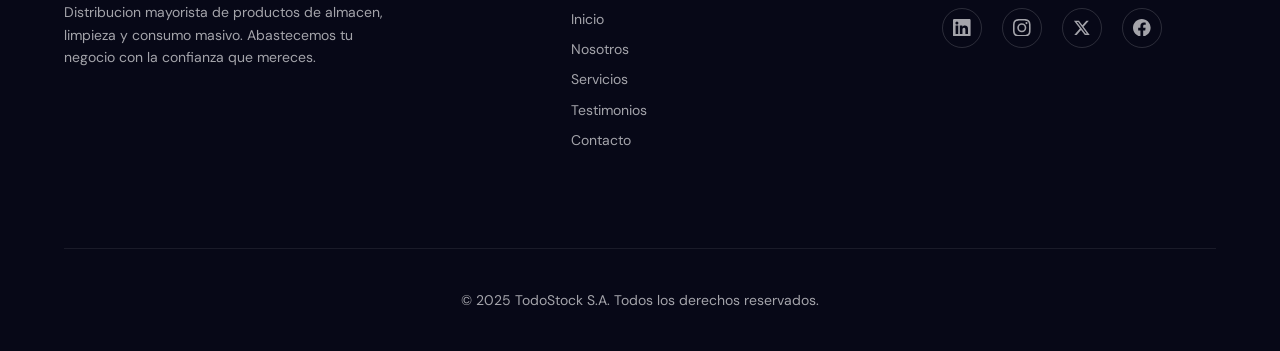
<file: opencode-Agent2/index.html>
<!DOCTYPE html>
<html lang="es">
<head>
  <meta charset="UTF-8">
  <meta name="viewport" content="width=device-width, initial-scale=1.0">
  <title>TodoStock S.A. — Distribución Mayorista</title>
  <link rel="preconnect" href="https://fonts.googleapis.com">
  <link rel="preconnect" href="https://fonts.gstatic.com" crossorigin>
  <link href="https://fonts.googleapis.com/css2?family=Playfair+Display:ital,wght@0,400;0,500;0,600;0,700;0,800;0,900;1,400;1,500&family=DM+Sans:opsz,wght@9pt,300;9pt,400;9pt,500;9pt,600;9pt,700&display=swap" rel="stylesheet">
  <link rel="stylesheet" href="https://cdnjs.cloudflare.com/ajax/libs/font-awesome/6.5.1/css/all.min.css">
  <link rel="stylesheet" href="style.css">
</head>
<body>

  <!-- SECTION: Header -->
  <header class="header" id="header">
    <div class="header-inner">
      <div class="logo">Todo<span>Stock</span></div>
      <button class="hamburger" id="hamburger" aria-label="Menu">
        <span></span>
        <span></span>
        <span></span>
      </button>
      <nav class="nav" id="nav">
        <a href="#hero" data-nav>Inicio</a>
        <a href="#about" data-nav>Nosotros</a>
        <a href="#services" data-nav>Servicios</a>
        <a href="#testimonials" data-nav>Testimonios</a>
        <a href="#contact" data-nav>Contacto</a>
      </nav>
    </div>
  </header>

  <!-- SECTION: Hero -->
  <section class="hero" id="hero">
    <div class="hero-bg"></div>
    <div class="hero-diamond"></div>
    <div class="hero-diamond-two"></div>
    <div class="hero-content">
      <span class="hero-tag">Distribucion Mayorista</span>
      <h1>El mayorista que <em>impulsa</em> tu negocio</h1>
      <p>Distribuimos productos de almacen, limpieza y consumo masivo con precios competitivos y entrega confiable para tu comercio.</p>
      <a href="#contact" class="btn btn-primary">Solicita tu presupuesto</a>
    </div>
  </section>

  <!-- SECTION: About -->
  <section class="about" id="about">
    <div class="container">
      <h2 class="section-sub reveal">Sobre Nosotros</h2>
      <div class="about-grid">
        <div class="about-main">
          <div class="about-text reveal">
            <p>En <strong>TodoStock S.A.</strong> somos socios estrategicos de miles de comercios minoristas, almacenes y pequenos supermercados en todo el pais. Desde nuestra fundacion trabajamos con un objetivo claro: simplificar la cadena de abastecimiento para que nuestros clientes puedan concentrarse en hacer crecer su negocio.</p>
            <p style="margin-top: var(--space-sm);">Nos diferenciamos por la calidad de nuestro servicio, la amplitud de nuestro catalogo y, sobre todo, por la relacion cercana que construimos con cada comercio que abastecemos.</p>
          </div>
          <div class="about-visual reveal">
            <div class="about-stat">
              <div class="about-stat-num">+2500</div>
              <div class="about-stat-label">Comercios abastecidos</div>
            </div>
            <div class="about-stat">
              <div class="about-stat-num">15</div>
              <div class="about-stat-label">Anos de trayectoria</div>
            </div>
            <div class="about-stat">
              <div class="about-stat-num">98%</div>
              <div class="about-stat-label">Entregas a tiempo</div>
            </div>
            <div class="about-stat">
              <div class="about-stat-num">+3000</div>
              <div class="about-stat-label">Productos en stock</div>
            </div>
          </div>
        </div>
        <div class="values-row">
          <div class="value-card reveal">
            <h3>Confianza Inquebrantable</h3>
            <p>Construimos relaciones a largo plazo basadas en transparencia, cumplimiento y responsabilidad con cada comercio que abastecemos.</p>
          </div>
          <div class="value-card reveal">
            <h3>Cercania Real</h3>
            <p>Te conocemos por tu nombre y entendemos las necesidades particulares de tu negocio. No somos un numero, somos socios.</p>
          </div>
          <div class="value-card reveal">
            <h3>Calidad Garantizada</h3>
            <p>Seleccionamos cada producto de nuestras marcas aliadas para asegurar que recibas solo lo mejor para tu comercio.</p>
          </div>
        </div>
      </div>
    </div>
  </section>

  <!-- SECTION: Services -->
  <section class="services" id="services">
    <div class="container">
      <h2 class="section-sub reveal">Servicios</h2>
      <h3 class="section-title reveal">Todo lo que tu comercio necesita</h3>
      <div class="services-grid">
        <div class="service-card reveal">
          <div class="service-icon"><i class="fa-solid fa-box"></i></div>
          <h3>Catalogo Extenso</h3>
          <p>Miles de productos de almacen, limpieza y consumo masivo en un solo lugar. Todo el surtido que tu comercio necesita.</p>
        </div>
        <div class="service-card reveal">
          <div class="service-icon"><i class="fa-solid fa-truck"></i></div>
          <h3>Logistica Propia</h3>
          <p>Flota de reparto propia que llega a tu comercio sin demoras. Entregas programadas segun la necesidad de cada cliente.</p>
        </div>
        <div class="service-card reveal">
          <div class="service-icon"><i class="fa-solid fa-tag"></i></div>
          <h3>Precios Justos</h3>
          <p>Precios mayoristas que cuidan tu margen de ganancia. Actualizacion constante para ofrecerte siempre lo mejor del mercado.</p>
        </div>
        <div class="service-card reveal">
          <div class="service-icon"><i class="fa-solid fa-headset"></i></div>
          <h3>Atencion Directa</h3>
          <p>Ejecutivos de cuenta asignados a tu comercio para resolver cada necesidad con agilidad y calidez.</p>
        </div>
        <div class="service-card reveal">
          <div class="service-icon"><i class="fa-solid fa-calendar-check"></i></div>
          <h3>Entregas Programadas</h3>
          <p>Frecuencia de entrega adaptada al ritmo de tu negocio. Vos decidis cuando recibir tu mercaderia.</p>
        </div>
        <div class="service-card reveal">
          <div class="service-icon"><i class="fa-solid fa-mobile-screen"></i></div>
          <h3>Pedido Digital</h3>
          <p>Realiza tus pedidos desde el celular o la computadora a traves de nuestra plataforma online. Rapido y sin complicaciones.</p>
        </div>
      </div>
    </div>
  </section>

  <!-- SECTION: Testimonials -->
  <section class="testimonials" id="testimonials">
    <div class="container">
      <h2 class="section-sub reveal">Testimonios</h2>
      <h3 class="section-title reveal">La confianza de quienes nos eligen</h3>
      <div class="testimonials-grid">
        <div class="testimonial-card reveal">
          <div class="testimonial-quote">&ldquo;</div>
          <p class="testimonial-text">Con TodoStock nunca me quede sin stock. Llevamos mas de 8 anos trabajando juntos y la confianza es total. Sus entregas son puntuales y la atencion es excelente.</p>
          <div class="testimonial-stars">&#9733;&#9733;&#9733;&#9733;&#9733;</div>
          <div class="testimonial-author">
            <div class="testimonial-avatar avatar-mg">MG</div>
            <div class="testimonial-info">
              <h4>Maria Gutierrez</h4>
              <span>Duena, Almacen Dona Maria</span>
            </div>
          </div>
        </div>
        <div class="testimonial-card reveal">
          <div class="testimonial-quote">&ldquo;</div>
          <p class="testimonial-text">La logistica es impecable. Pasamos de tener tres proveedores a trabajar exclusivamente con TodoStock. El catalogo cubre todo lo que necesitamos y los precios son muy competitivos.</p>
          <div class="testimonial-stars">&#9733;&#9733;&#9733;&#9733;&#9733;</div>
          <div class="testimonial-author">
            <div class="testimonial-avatar avatar-cm">CM</div>
            <div class="testimonial-info">
              <h4>Carlos Mendoza</h4>
              <span>Gerente, Super Express</span>
            </div>
          </div>
        </div>
        <div class="testimonial-card reveal">
          <div class="testimonial-quote">&ldquo;</div>
          <p class="testimonial-text">Tener un solo proveedor que me resuelva todo me simplifico la gestion del negocio. El equipo de TodoStock entiende lo que necesita un comercio chico y nos trata como corresponde.</p>
          <div class="testimonial-stars">&#9733;&#9733;&#9733;&#9733;&#9733;</div>
          <div class="testimonial-author">
            <div class="testimonial-avatar avatar-lf">LF</div>
            <div class="testimonial-info">
              <h4>Laura Fernandez</h4>
              <span>Propietaria, Distribuidora Centro</span>
            </div>
          </div>
        </div>
      </div>
    </div>
  </section>

  <!-- SECTION: Contact -->
  <section class="contact" id="contact">
    <div class="container">
      <h2 class="section-sub reveal">Contacto</h2>
      <h3 class="section-title reveal">Contanos como podemos ayudarte</h3>
      <div class="contact-grid">
        <form class="contact-form reveal">
          <div class="form-group">
            <label for="nombre">Nombre completo</label>
            <input type="text" id="nombre" name="nombre" placeholder="Tu nombre" required>
          </div>
          <div class="form-group">
            <label for="email">Correo electronico</label>
            <input type="email" id="email" name="email" placeholder="tu@email.com" required>
          </div>
          <div class="form-group">
            <label for="asunto">Asunto</label>
            <input type="text" id="asunto" name="asunto" placeholder="Motivo de tu consulta">
          </div>
          <div class="form-group">
            <label for="mensaje">Mensaje</label>
            <textarea id="mensaje" name="mensaje" placeholder="Contanos en que podemos ayudarte..." required></textarea>
          </div>
          <button type="submit" class="btn btn-primary" style="justify-self: start;">Enviar mensaje</button>
        </form>
        <div class="contact-info reveal">
          <div class="contact-info-item">
            <i class="fa-solid fa-location-dot"></i>
            <div>
              <h4>Direccion</h4>
              <p>Av. San Martin 2450, CABA</p>
            </div>
          </div>
          <div class="contact-info-item">
            <i class="fa-solid fa-phone"></i>
            <div>
              <h4>Telefono</h4>
              <p>(011) 4567-8901</p>
            </div>
          </div>
          <div class="contact-info-item">
            <i class="fa-solid fa-envelope"></i>
            <div>
              <h4>Email</h4>
              <p>ventas@todostock.com.ar</p>
            </div>
          </div>
          <div class="contact-info-item">
            <i class="fa-solid fa-clock"></i>
            <div>
              <h4>Horarios</h4>
              <p>Lunes a viernes de 8:00 a 18:00</p>
            </div>
          </div>
        </div>
      </div>
    </div>
  </section>

  <!-- SECTION: Footer -->
  <footer class="footer" id="footer">
    <div class="container">
      <div class="footer-grid">
        <div class="footer-brand">
          <div class="logo">Todo<span>Stock</span></div>
          <p>Distribucion mayorista de productos de almacen, limpieza y consumo masivo. Abastecemos tu negocio con la confianza que mereces.</p>
        </div>
        <div class="footer-links">
          <h4>Navegacion</h4>
          <nav>
            <a href="#hero">Inicio</a>
            <a href="#about">Nosotros</a>
            <a href="#services">Servicios</a>
            <a href="#testimonials">Testimonios</a>
            <a href="#contact">Contacto</a>
          </nav>
        </div>
        <div class="footer-social">
          <h4>Redes</h4>
          <div class="footer-social-icons">
            <a href="#" aria-label="LinkedIn">
              <svg viewBox="0 0 24 24"><path d="M20.447 20.452h-3.554v-5.569c0-1.328-.027-3.037-1.852-3.037-1.853 0-2.136 1.445-2.136 2.939v5.667H9.351V9h3.414v1.561h.046c.477-.9 1.637-1.85 3.37-1.85 3.601 0 4.267 2.37 4.267 5.455v6.286zM5.337 7.433a2.062 2.062 0 01-2.063-2.065 2.064 2.064 0 112.063 2.065zm1.782 13.019H3.555V9h3.564v11.452zM22.225 0H1.771C.792 0 0 .774 0 1.729v20.542C0 23.227.792 24 1.771 24h20.451C23.2 24 24 23.227 24 22.271V1.729C24 .774 23.2 0 22.222 0h.003z"/></svg>
            </a>
            <a href="#" aria-label="Instagram">
              <svg viewBox="0 0 24 24"><path d="M12 2.163c3.204 0 3.584.012 4.85.07 3.252.148 4.771 1.691 4.919 4.919.058 1.265.069 1.645.069 4.849 0 3.205-.012 3.584-.069 4.849-.149 3.225-1.664 4.771-4.919 4.919-1.266.058-1.644.07-4.85.07-3.204 0-3.584-.012-4.849-.07-3.26-.149-4.771-1.699-4.919-4.92-.058-1.265-.07-1.644-.07-4.849 0-3.204.013-3.583.07-4.849.149-3.227 1.664-4.771 4.919-4.919 1.266-.057 1.645-.069 4.849-.069zM12 0C8.741 0 8.333.014 7.053.072 2.695.272.273 2.69.073 7.052.014 8.333 0 8.741 0 12c0 3.259.014 3.668.072 4.948.2 4.358 2.618 6.78 6.98 6.98C8.333 23.986 8.741 24 12 24c3.259 0 3.668-.014 4.948-.072 4.354-.2 6.782-2.618 6.979-6.98.059-1.28.073-1.689.073-4.948 0-3.259-.014-3.667-.072-4.947-.196-4.354-2.617-6.78-6.979-6.98C15.668.014 15.259 0 12 0zm0 5.838a6.162 6.162 0 100 12.324 6.162 6.162 0 000-12.324zM12 16a4 4 0 110-8 4 4 0 010 8zm6.406-11.845a1.44 1.44 0 100 2.881 1.44 1.44 0 000-2.881z"/></svg>
            </a>
            <a href="#" aria-label="Twitter / X">
              <svg viewBox="0 0 24 24"><path d="M18.244 2.25h3.308l-7.227 8.26 8.502 11.24H16.17l-5.214-6.817L4.99 21.75H1.68l7.73-8.835L1.254 2.25H8.08l4.713 6.231zm-1.161 17.52h1.833L7.084 4.126H5.117z"/></svg>
            </a>
            <a href="#" aria-label="Facebook">
              <svg viewBox="0 0 24 24"><path d="M24 12.073c0-6.627-5.373-12-12-12s-12 5.373-12 12c0 5.99 4.388 10.954 10.125 11.854v-8.385H7.078v-3.47h3.047V9.43c0-3.007 1.792-4.669 4.533-4.669 1.312 0 2.686.235 2.686.235v2.953H15.83c-1.491 0-1.956.925-1.956 1.874v2.25h3.328l-.532 3.47h-2.796v8.385C19.612 23.027 24 18.062 24 12.073z"/></svg>
            </a>
          </div>
        </div>
      </div>
      <div class="footer-bottom">
        &copy; 2025 TodoStock S.A. Todos los derechos reservados.
      </div>
    </div>
  </footer>

  <script src="main.js" defer></script>
</body>
</html>
</file>
<file: Kiro-Agent1/styles.css>
/* ==========================================
   VARIABLES & RESET
   ========================================== */
:root {
  --text: rgb(7, 8, 23);
  --background: rgb(231, 231, 233);
  --primary: rgb(79, 79, 196);
  --secondary: rgb(216, 131, 241);
  --accent: rgb(208, 118, 184);

  --primary-dark: rgb(58, 58, 160);
  --primary-light: rgba(79, 79, 196, 0.1);
  --secondary-light: rgba(216, 131, 241, 0.15);
  --accent-light: rgba(208, 118, 184, 0.12);
  --white: #ffffff;
  --surface: #f5f5f8;
  --border: rgba(7, 8, 23, 0.1);
  --shadow-sm: 0 2px 8px rgba(7, 8, 23, 0.07);
  --shadow-md: 0 8px 24px rgba(7, 8, 23, 0.1);
  --shadow-lg: 0 20px 50px rgba(7, 8, 23, 0.13);
  --radius-sm: 8px;
  --radius-md: 14px;
  --radius-lg: 22px;
  --radius-xl: 32px;
  --transition: 0.3s cubic-bezier(0.4, 0, 0.2, 1);
  --font: 'Segoe UI', system-ui, -apple-system, sans-serif;
}

*, *::before, *::after {
  box-sizing: border-box;
  margin: 0;
  padding: 0;
}

html {
  scroll-behavior: smooth;
  font-size: 16px;
}

body {
  font-family: var(--font);
  color: var(--text);
  background: var(--background);
  line-height: 1.65;
  overflow-x: hidden;
}

img { display: block; max-width: 100%; }
a { text-decoration: none; color: inherit; }
button { cursor: pointer; border: none; background: none; font-family: inherit; }
ul { list-style: none; }

/* ==========================================
   TYPOGRAPHY UTILITIES
   ========================================== */
.section__eyebrow {
  display: inline-block;
  font-size: 0.78rem;
  font-weight: 700;
  letter-spacing: 0.12em;
  text-transform: uppercase;
  color: var(--primary);
  background: var(--primary-light);
  padding: 4px 14px;
  border-radius: 50px;
  margin-bottom: 0.75rem;
}

.section__title {
  font-size: clamp(1.7rem, 3.5vw, 2.6rem);
  font-weight: 800;
  line-height: 1.2;
  color: var(--text);
  margin-bottom: 1rem;
}

/* ==========================================
   BUTTONS
   ========================================== */
.btn {
  display: inline-flex;
  align-items: center;
  justify-content: center;
  gap: 0.5rem;
  padding: 0.85rem 2rem;
  border-radius: var(--radius-sm);
  font-size: 0.95rem;
  font-weight: 700;
  letter-spacing: 0.01em;
  transition: transform var(--transition), box-shadow var(--transition), background var(--transition);
}

.btn--primary {
  background: var(--primary);
  color: var(--white);
  box-shadow: 0 4px 18px rgba(79, 79, 196, 0.35);
}

.btn--primary:hover {
  background: var(--primary-dark);
  transform: translateY(-2px);
  box-shadow: 0 8px 24px rgba(79, 79, 196, 0.45);
}

.btn--outline {
  background: transparent;
  color: var(--primary);
  border: 2px solid var(--primary);
}

.btn--outline:hover {
  background: var(--primary-light);
  transform: translateY(-2px);
}

.btn--full { width: 100%; }

/* ==========================================
   HEADER
   ========================================== */
.header {
  position: fixed;
  top: 0;
  left: 0;
  right: 0;
  z-index: 100;
  background: rgba(231, 231, 233, 0.85);
  backdrop-filter: blur(14px);
  -webkit-backdrop-filter: blur(14px);
  border-bottom: 1px solid transparent;
  transition: border-color var(--transition), box-shadow var(--transition), background var(--transition);
}

.header.scrolled {
  border-bottom-color: var(--border);
  box-shadow: var(--shadow-sm);
  background: rgba(231, 231, 233, 0.97);
}

.header__container {
  max-width: 1200px;
  margin: 0 auto;
  padding: 0 1.5rem;
  height: 68px;
  display: flex;
  align-items: center;
  justify-content: space-between;
}

.header__logo {
  display: flex;
  align-items: baseline;
  gap: 3px;
  font-weight: 900;
  font-size: 1.35rem;
}

.header__logo-main { color: var(--primary); }
.header__logo-sub {
  font-size: 0.85rem;
  color: var(--accent);
  font-weight: 700;
}

.header__nav-list {
  display: flex;
  align-items: center;
  gap: 0.25rem;
}

.header__nav-link {
  padding: 0.45rem 0.85rem;
  border-radius: var(--radius-sm);
  font-size: 0.92rem;
  font-weight: 500;
  color: var(--text);
  transition: background var(--transition), color var(--transition);
}

.header__nav-link:hover {
  background: var(--primary-light);
  color: var(--primary);
}

.header__nav-link--cta {
  background: var(--primary);
  color: var(--white);
  font-weight: 700;
  padding: 0.5rem 1.1rem;
}

.header__nav-link--cta:hover {
  background: var(--primary-dark);
  color: var(--white);
}

/* Burger */
.header__burger {
  display: none;
  flex-direction: column;
  gap: 5px;
  padding: 6px;
  border-radius: var(--radius-sm);
  transition: background var(--transition);
}

.header__burger:hover { background: var(--primary-light); }

.header__burger span {
  display: block;
  width: 22px;
  height: 2px;
  background: var(--text);
  border-radius: 2px;
  transition: transform var(--transition), opacity var(--transition);
}

.header__burger.open span:nth-child(1) {
  transform: translateY(7px) rotate(45deg);
}
.header__burger.open span:nth-child(2) { opacity: 0; }
.header__burger.open span:nth-child(3) {
  transform: translateY(-7px) rotate(-45deg);
}

/* ==========================================
   HERO
   ========================================== */
.hero {
  min-height: 100svh;
  background: linear-gradient(140deg, var(--primary) 0%, rgb(60, 60, 170) 45%, rgb(100, 40, 130) 100%);
  display: flex;
  flex-direction: column;
  align-items: center;
  justify-content: center;
  position: relative;
  overflow: hidden;
  padding-top: 68px;
}

.hero__bg-shapes {
  position: absolute;
  inset: 0;
  pointer-events: none;
}

.hero__shape {
  position: absolute;
  border-radius: 50%;
  filter: blur(70px);
  opacity: 0.35;
  animation: floatShape 8s ease-in-out infinite;
}

.hero__shape--1 {
  width: 500px;
  height: 500px;
  background: var(--secondary);
  top: -150px;
  right: -100px;
  animation-delay: 0s;
}

.hero__shape--2 {
  width: 350px;
  height: 350px;
  background: var(--accent);
  bottom: -80px;
  left: -80px;
  animation-delay: -3s;
}

.hero__shape--3 {
  width: 250px;
  height: 250px;
  background: rgb(140, 100, 240);
  top: 50%;
  left: 50%;
  transform: translate(-50%, -50%);
  animation-delay: -5s;
}

@keyframes floatShape {
  0%, 100% { transform: translateY(0) scale(1); }
  50% { transform: translateY(-30px) scale(1.06); }
}

.hero__shape--1 { animation-name: floatShape1; }
.hero__shape--2 { animation-name: floatShape2; }
@keyframes floatShape1 {
  0%, 100% { transform: translateY(0) rotate(0deg); }
  50% { transform: translateY(-25px) rotate(8deg); }
}
@keyframes floatShape2 {
  0%, 100% { transform: translateY(0) rotate(0deg); }
  50% { transform: translateY(20px) rotate(-6deg); }
}

.hero__container {
  max-width: 1200px;
  width: 100%;
  margin: 0 auto;
  padding: 4rem 1.5rem;
  display: grid;
  grid-template-columns: 1fr 1fr;
  gap: 4rem;
  align-items: center;
  position: relative;
  z-index: 1;
}

.hero__eyebrow {
  display: inline-block;
  font-size: 0.78rem;
  font-weight: 700;
  letter-spacing: 0.14em;
  text-transform: uppercase;
  color: rgba(255,255,255,0.7);
  background: rgba(255,255,255,0.12);
  border: 1px solid rgba(255,255,255,0.2);
  padding: 4px 14px;
  border-radius: 50px;
  margin-bottom: 1rem;
}

.hero__title {
  font-size: clamp(2rem, 5vw, 3.6rem);
  font-weight: 900;
  line-height: 1.12;
  color: var(--white);
  margin-bottom: 1.25rem;
}

.hero__subtitle {
  font-size: 1.05rem;
  color: rgba(255, 255, 255, 0.82);
  max-width: 48ch;
  margin-bottom: 2rem;
  line-height: 1.7;
}

.hero__actions {
  display: flex;
  gap: 1rem;
  flex-wrap: wrap;
}

.hero__actions .btn--primary {
  background: var(--white);
  color: var(--primary);
  box-shadow: 0 4px 20px rgba(0,0,0,0.2);
}

.hero__actions .btn--primary:hover {
  background: var(--background);
  color: var(--primary-dark);
}

.hero__actions .btn--outline {
  border-color: rgba(255,255,255,0.5);
  color: var(--white);
}

.hero__actions .btn--outline:hover {
  background: rgba(255,255,255,0.12);
  border-color: var(--white);
}

/* Hero Visual */
.hero__visual {
  position: relative;
  display: flex;
  align-items: center;
  justify-content: center;
  height: 380px;
}

.hero__blob {
  width: 280px;
  height: 280px;
  background: rgba(255,255,255,0.08);
  border-radius: 60% 40% 55% 45% / 50% 60% 40% 50%;
  border: 1px solid rgba(255,255,255,0.15);
  animation: blobMorph 7s ease-in-out infinite;
}

@keyframes blobMorph {
  0%, 100% { border-radius: 60% 40% 55% 45% / 50% 60% 40% 50%; }
  33% { border-radius: 45% 55% 40% 60% / 60% 40% 55% 45%; }
  66% { border-radius: 55% 45% 60% 40% / 40% 55% 45% 60%; }
}

.hero__card {
  position: absolute;
  background: rgba(255,255,255,0.14);
  backdrop-filter: blur(10px);
  border: 1px solid rgba(255,255,255,0.25);
  border-radius: var(--radius-md);
  padding: 0.75rem 1.25rem;
  display: flex;
  align-items: center;
  gap: 0.65rem;
  color: var(--white);
  font-weight: 700;
  font-size: 0.88rem;
  white-space: nowrap;
  animation: cardFloat var(--float-dur, 4s) ease-in-out infinite;
  animation-delay: var(--float-delay, 0s);
}

@keyframes cardFloat {
  0%, 100% { transform: translateY(0); }
  50% { transform: translateY(-10px); }
}

.hero__card-icon {
  width: 32px;
  height: 32px;
  display: flex;
  align-items: center;
  justify-content: center;
  background: rgba(255,255,255,0.2);
  border-radius: var(--radius-sm);
}

.hero__card-icon svg { width: 18px; height: 18px; }

.hero__card--1 { top: 12%; left: -5%; --float-dur: 4.5s; --float-delay: 0s; }
.hero__card--2 { top: 45%; right: -5%; --float-dur: 5s; --float-delay: -1.5s; }
.hero__card--3 { bottom: 12%; left: 5%; --float-dur: 4s; --float-delay: -3s; }

/* Scroll indicator */
.hero__scroll-indicator {
  position: absolute;
  bottom: 2rem;
  left: 50%;
  transform: translateX(-50%);
  display: flex;
  flex-direction: column;
  align-items: center;
  gap: 0.5rem;
  color: rgba(255,255,255,0.6);
  font-size: 0.75rem;
  letter-spacing: 0.06em;
  text-transform: uppercase;
  z-index: 1;
  animation: fadeInUp 1s ease 1.5s both;
}

.hero__scroll-arrow {
  width: 20px;
  height: 20px;
  border-right: 2px solid rgba(255,255,255,0.5);
  border-bottom: 2px solid rgba(255,255,255,0.5);
  transform: rotate(45deg);
  animation: scrollBounce 1.5s ease-in-out infinite;
}

@keyframes scrollBounce {
  0%, 100% { transform: rotate(45deg) translateY(0); opacity: 0.5; }
  50% { transform: rotate(45deg) translateY(5px); opacity: 1; }
}

/* Entrance animations */
@keyframes fadeInUp {
  from { opacity: 0; transform: translateY(30px); }
  to   { opacity: 1; transform: translateY(0); }
}

@keyframes fadeInLeft {
  from { opacity: 0; transform: translateX(-30px); }
  to   { opacity: 1; transform: translateX(0); }
}

@keyframes fadeInRight {
  from { opacity: 0; transform: translateX(30px); }
  to   { opacity: 1; transform: translateX(0); }
}

.hero__eyebrow { animation: fadeInUp 0.7s ease 0.2s both; }
.hero__title   { animation: fadeInUp 0.7s ease 0.35s both; }
.hero__subtitle { animation: fadeInUp 0.7s ease 0.5s both; }
.hero__actions { animation: fadeInUp 0.7s ease 0.65s both; }
.hero__visual  { animation: fadeInRight 0.9s ease 0.4s both; }

/* ==========================================
   ABOUT
   ========================================== */
.about {
  padding: 7rem 1.5rem;
  background: var(--white);
}

.about__container {
  max-width: 1200px;
  margin: 0 auto;
  display: grid;
  grid-template-columns: 1fr 1fr;
  gap: 5rem;
  align-items: center;
}

.about__image-wrap {
  display: flex;
  justify-content: center;
}

.about__image-block {
  position: relative;
  width: 100%;
  max-width: 440px;
  aspect-ratio: 1;
  background: linear-gradient(135deg, var(--primary-light), var(--secondary-light));
  border-radius: var(--radius-xl);
  overflow: hidden;
}

.about__grid-visual {
  display: grid;
  grid-template-columns: 1fr 1fr;
  grid-template-rows: 1fr 1fr;
  gap: 16px;
  padding: 60px 30px 30px;
  height: 100%;
}

.about__grid-cell {
  border-radius: var(--radius-md);
}

.about__grid-cell--1 { background: linear-gradient(135deg, var(--primary), var(--primary-dark)); }
.about__grid-cell--2 { background: linear-gradient(135deg, var(--secondary), var(--accent)); }
.about__grid-cell--3 { background: linear-gradient(135deg, var(--accent), var(--primary)); opacity: 0.7; }
.about__grid-cell--4 { background: linear-gradient(135deg, var(--primary-dark), rgb(100,40,130)); }

.about__stat {
  position: absolute;
  background: var(--white);
  border-radius: var(--radius-md);
  padding: 0.85rem 1.2rem;
  box-shadow: var(--shadow-md);
  display: flex;
  flex-direction: column;
}

.about__stat strong {
  font-size: 1.6rem;
  font-weight: 900;
  color: var(--primary);
  line-height: 1;
}

.about__stat span {
  font-size: 0.75rem;
  color: var(--text);
  opacity: 0.7;
  margin-top: 2px;
}

.about__stat:first-of-type { top: 16px; left: 16px; }
.about__stat:nth-of-type(2) { top: 16px; right: 16px; }

.about__text {
  color: rgba(7, 8, 23, 0.72);
  line-height: 1.75;
  margin-bottom: 1rem;
}

.about__list {
  margin-top: 1.5rem;
  display: flex;
  flex-direction: column;
  gap: 0.75rem;
}

.about__list-item {
  display: flex;
  align-items: center;
  gap: 0.75rem;
  font-weight: 500;
  color: var(--text);
}

.about__check {
  width: 20px;
  height: 20px;
  min-width: 20px;
  border-radius: 50%;
  background: var(--primary);
  position: relative;
}

.about__check::after {
  content: '';
  position: absolute;
  top: 50%;
  left: 50%;
  transform: translate(-50%, -58%) rotate(45deg);
  width: 5px;
  height: 9px;
  border-right: 2px solid var(--white);
  border-bottom: 2px solid var(--white);
}

/* ==========================================
   SERVICES
   ========================================== */
.services {
  padding: 7rem 1.5rem;
  background: var(--background);
}

.services__container {
  max-width: 1200px;
  margin: 0 auto;
}

.services__header {
  text-align: center;
  max-width: 600px;
  margin: 0 auto 3.5rem;
}

.services__subtitle {
  color: rgba(7, 8, 23, 0.65);
  font-size: 1.05rem;
}

.services__grid {
  display: grid;
  grid-template-columns: repeat(3, 1fr);
  gap: 1.5rem;
}

.service-card {
  background: var(--white);
  border-radius: var(--radius-lg);
  padding: 2rem;
  border: 1px solid var(--border);
  position: relative;
  transition: transform var(--transition), box-shadow var(--transition), border-color var(--transition);
}

.service-card:hover {
  transform: translateY(-6px);
  box-shadow: var(--shadow-lg);
  border-color: var(--primary);
}

.service-card--featured {
  background: linear-gradient(145deg, var(--primary), var(--primary-dark));
  border-color: var(--primary);
  color: var(--white);
}

.service-card--featured .service-card__text { color: rgba(255,255,255,0.82); }

.service-card__badge {
  position: absolute;
  top: -12px;
  left: 50%;
  transform: translateX(-50%);
  background: var(--secondary);
  color: var(--text);
  font-size: 0.72rem;
  font-weight: 800;
  letter-spacing: 0.08em;
  text-transform: uppercase;
  padding: 3px 12px;
  border-radius: 50px;
  white-space: nowrap;
}

.service-card__icon {
  width: 52px;
  height: 52px;
  border-radius: var(--radius-md);
  background: var(--primary-light);
  display: flex;
  align-items: center;
  justify-content: center;
  margin-bottom: 1.25rem;
  transition: background var(--transition);
}

.service-card:hover .service-card__icon { background: var(--primary-light); }
.service-card--featured .service-card__icon { background: rgba(255,255,255,0.18); }

.service-card__icon svg { width: 24px; height: 24px; color: var(--primary); }
.service-card--featured .service-card__icon svg { color: var(--white); }

.service-card__title {
  font-size: 1.1rem;
  font-weight: 800;
  margin-bottom: 0.6rem;
}

.service-card__text {
  font-size: 0.92rem;
  color: rgba(7, 8, 23, 0.65);
  line-height: 1.65;
}

/* ==========================================
   TESTIMONIALS
   ========================================== */
.testimonials {
  padding: 7rem 1.5rem;
  background: var(--white);
  overflow: hidden;
}

.testimonials__container {
  max-width: 1200px;
  margin: 0 auto;
}

.testimonials__header {
  text-align: center;
  max-width: 560px;
  margin: 0 auto 3rem;
}

.testimonials__track-wrapper {
  overflow: hidden;
  border-radius: var(--radius-lg);
}

.testimonials__track {
  display: flex;
  gap: 1.5rem;
  transition: transform 0.5s cubic-bezier(0.4, 0, 0.2, 1);
}

.testimonial-card {
  min-width: calc(50% - 0.75rem);
  background: var(--background);
  border-radius: var(--radius-lg);
  padding: 2rem;
  border: 1px solid var(--border);
  flex-shrink: 0;
  display: flex;
  flex-direction: column;
  gap: 1rem;
  transition: box-shadow var(--transition);
}

.testimonial-card:hover { box-shadow: var(--shadow-md); }

.testimonial-card__stars {
  display: flex;
  gap: 2px;
}

.testimonial-card__stars svg {
  width: 16px;
  height: 16px;
  color: #f5a623;
}

.testimonial-card__quote {
  font-style: italic;
  color: rgba(7, 8, 23, 0.78);
  line-height: 1.7;
  font-size: 0.97rem;
  flex: 1;
}

.testimonial-card__author {
  display: flex;
  align-items: center;
  gap: 0.75rem;
}

.testimonial-card__avatar {
  width: 44px;
  height: 44px;
  min-width: 44px;
  border-radius: 50%;
  background: linear-gradient(135deg, var(--primary), var(--accent));
  color: var(--white);
  display: flex;
  align-items: center;
  justify-content: center;
  font-weight: 800;
  font-size: 0.82rem;
}

.testimonial-card__author strong {
  display: block;
  font-size: 0.93rem;
  font-weight: 700;
}

.testimonial-card__author span {
  display: block;
  font-size: 0.8rem;
  color: rgba(7, 8, 23, 0.55);
}

.testimonials__controls {
  display: flex;
  align-items: center;
  justify-content: center;
  gap: 1rem;
  margin-top: 2rem;
}

.testimonials__btn {
  width: 42px;
  height: 42px;
  border-radius: 50%;
  background: var(--background);
  border: 1px solid var(--border);
  display: flex;
  align-items: center;
  justify-content: center;
  transition: background var(--transition), border-color var(--transition), transform var(--transition);
}

.testimonials__btn:hover {
  background: var(--primary);
  border-color: var(--primary);
  transform: scale(1.1);
}

.testimonials__btn:hover svg { color: var(--white); }

.testimonials__btn svg {
  width: 18px;
  height: 18px;
  color: var(--text);
  transition: color var(--transition);
}

.testimonials__dots {
  display: flex;
  gap: 6px;
}

.testimonials__dot {
  width: 8px;
  height: 8px;
  border-radius: 50%;
  background: var(--border);
  transition: background var(--transition), transform var(--transition);
  cursor: pointer;
  border: none;
}

.testimonials__dot.active {
  background: var(--primary);
  transform: scale(1.3);
}

/* ==========================================
   CONTACT
   ========================================== */
.contact {
  padding: 7rem 1.5rem;
  background: var(--background);
}

.contact__container {
  max-width: 1200px;
  margin: 0 auto;
  display: grid;
  grid-template-columns: 1fr 1.5fr;
  gap: 5rem;
  align-items: start;
}

.contact__text {
  color: rgba(7, 8, 23, 0.68);
  line-height: 1.75;
  margin-bottom: 2rem;
}

.contact__details {
  display: flex;
  flex-direction: column;
  gap: 1.25rem;
}

.contact__detail {
  display: flex;
  align-items: flex-start;
  gap: 1rem;
}

.contact__detail-icon {
  width: 44px;
  height: 44px;
  min-width: 44px;
  border-radius: var(--radius-sm);
  background: var(--primary-light);
  display: flex;
  align-items: center;
  justify-content: center;
}

.contact__detail-icon svg { width: 20px; height: 20px; color: var(--primary); }

.contact__detail strong { display: block; font-size: 0.82rem; font-weight: 700; color: rgba(7,8,23,0.55); margin-bottom: 2px; }
.contact__detail span { font-size: 0.95rem; font-weight: 500; }

/* Form */
.contact__form {
  background: var(--white);
  border-radius: var(--radius-xl);
  padding: 2.5rem;
  box-shadow: var(--shadow-md);
  border: 1px solid var(--border);
  display: flex;
  flex-direction: column;
  gap: 1.25rem;
}

.form__row {
  display: grid;
  grid-template-columns: 1fr 1fr;
  gap: 1rem;
}

.form__group {
  display: flex;
  flex-direction: column;
  gap: 0.45rem;
}

.form__label {
  font-size: 0.82rem;
  font-weight: 700;
  color: rgba(7, 8, 23, 0.7);
  letter-spacing: 0.02em;
}

.form__input {
  padding: 0.75rem 1rem;
  border: 1.5px solid var(--border);
  border-radius: var(--radius-sm);
  font-family: var(--font);
  font-size: 0.95rem;
  color: var(--text);
  background: var(--background);
  outline: none;
  transition: border-color var(--transition), box-shadow var(--transition);
  appearance: none;
  -webkit-appearance: none;
}

.form__input:focus {
  border-color: var(--primary);
  box-shadow: 0 0 0 3px rgba(79, 79, 196, 0.14);
}

.form__input::placeholder { color: rgba(7,8,23,0.35); }

.form__select {
  background-image: url("data:image/svg+xml,%3Csvg xmlns='http://www.w3.org/2000/svg' width='12' height='12' viewBox='0 0 24 24' fill='none' stroke='%23070817' stroke-width='2'%3E%3Cpath d='M6 9l6 6 6-6'/%3E%3C/svg%3E");
  background-repeat: no-repeat;
  background-position: right 1rem center;
  padding-right: 2.5rem;
  cursor: pointer;
}

.form__textarea { resize: vertical; min-height: 100px; }

/* ==========================================
   FOOTER
   ========================================== */
.footer {
  background: var(--text);
  color: rgba(255,255,255,0.75);
}

.footer__top { padding: 4rem 1.5rem; }

.footer__container {
  max-width: 1200px;
  margin: 0 auto;
  display: grid;
  grid-template-columns: 2fr 1fr 1fr 1fr;
  gap: 3rem;
}

.footer .header__logo-main { color: var(--secondary); }
.footer .header__logo-sub  { color: var(--accent); }

.footer__brand-text {
  margin-top: 0.85rem;
  font-size: 0.9rem;
  line-height: 1.7;
  max-width: 30ch;
}

.footer__social {
  display: flex;
  gap: 0.75rem;
  margin-top: 1.5rem;
}

.footer__social-link {
  width: 38px;
  height: 38px;
  border-radius: var(--radius-sm);
  background: rgba(255,255,255,0.08);
  display: flex;
  align-items: center;
  justify-content: center;
  color: rgba(255,255,255,0.7);
  transition: background var(--transition), color var(--transition), transform var(--transition);
}

.footer__social-link:hover {
  background: var(--primary);
  color: var(--white);
  transform: translateY(-3px);
}

.footer__social-link svg { width: 17px; height: 17px; }

.footer__nav-title {
  font-size: 0.82rem;
  font-weight: 800;
  letter-spacing: 0.1em;
  text-transform: uppercase;
  color: var(--white);
  margin-bottom: 1.25rem;
}

.footer__nav-list {
  display: flex;
  flex-direction: column;
  gap: 0.65rem;
}

.footer__nav-link {
  font-size: 0.9rem;
  color: rgba(255,255,255,0.6);
  transition: color var(--transition);
}

.footer__nav-link:hover { color: var(--secondary); }

.footer__bottom {
  border-top: 1px solid rgba(255,255,255,0.08);
  padding: 1.25rem 1.5rem;
}

.footer__bottom .footer__container {
  grid-template-columns: 1fr 1fr;
  gap: 0;
  align-items: center;
}

.footer__bottom p {
  font-size: 0.82rem;
  color: rgba(255,255,255,0.45);
}

.footer__bottom p:last-child { text-align: right; }

/* ==========================================
   SCROLL REVEAL ANIMATION
   ========================================== */
.reveal {
  opacity: 0;
  transform: translateY(30px);
  transition: opacity 0.7s ease, transform 0.7s ease;
}

.reveal.visible {
  opacity: 1;
  transform: translateY(0);
}

.reveal--left {
  transform: translateX(-30px);
}

.reveal--left.visible {
  transform: translateX(0);
}

.reveal--right {
  transform: translateX(30px);
}

.reveal--right.visible {
  transform: translateX(0);
}

/* ==========================================
   RESPONSIVE — 4 BREAKPOINTS
   ========================================== */

/* === TABLET LANDSCAPE (< 1100px) === */
@media (max-width: 1100px) {
  .hero__container {
    gap: 2.5rem;
  }

  .hero__card--1 { left: -8%; }
  .hero__card--2 { right: -8%; }

  .services__grid {
    grid-template-columns: repeat(2, 1fr);
  }

  .footer__container {
    grid-template-columns: 1fr 1fr;
    gap: 2.5rem;
  }

  .footer__bottom .footer__container {
    grid-template-columns: 1fr 1fr;
  }
}

/* === TABLET PORTRAIT (< 768px) === */
@media (max-width: 768px) {
  /* Header */
  .header__burger { display: flex; }

  .header__nav {
    position: fixed;
    top: 68px;
    left: 0;
    right: 0;
    background: rgba(231, 231, 233, 0.98);
    backdrop-filter: blur(14px);
    border-bottom: 1px solid var(--border);
    padding: 1rem;
    transform: translateY(-110%);
    opacity: 0;
    transition: transform 0.35s ease, opacity 0.35s ease;
    pointer-events: none;
  }

  .header__nav.open {
    transform: translateY(0);
    opacity: 1;
    pointer-events: all;
  }

  .header__nav-list {
    flex-direction: column;
    gap: 0.25rem;
  }

  .header__nav-link {
    display: block;
    padding: 0.75rem 1rem;
    font-size: 1rem;
  }

  .header__nav-link--cta {
    margin-top: 0.25rem;
    text-align: center;
  }

  /* Hero */
  .hero__container {
    grid-template-columns: 1fr;
    gap: 3rem;
    text-align: center;
    padding: 3rem 1.5rem;
  }

  .hero__subtitle { margin: 0 auto 2rem; }
  .hero__actions { justify-content: center; }

  .hero__visual {
    height: 280px;
  }

  .hero__card--1 { top: 5%; left: 0; }
  .hero__card--2 { top: 40%; right: 0; }
  .hero__card--3 { bottom: 5%; left: 5%; }

  /* About */
  .about__container {
    grid-template-columns: 1fr;
    gap: 3rem;
  }

  .about__image-block { max-width: 320px; margin: 0 auto; }

  /* Services */
  .services__grid {
    grid-template-columns: 1fr;
  }

  /* Contact */
  .contact__container {
    grid-template-columns: 1fr;
    gap: 3rem;
  }

  /* Footer */
  .footer__container {
    grid-template-columns: 1fr 1fr;
    gap: 2rem;
  }

  .footer__brand { grid-column: 1 / -1; }

  .footer__bottom .footer__container {
    grid-template-columns: 1fr;
    gap: 0.5rem;
  }

  .footer__bottom p:last-child { text-align: left; }
}

/* === MOBILE (< 480px) === */
@media (max-width: 480px) {
  .hero__title { font-size: 2rem; }

  .hero__visual { height: 240px; }

  .hero__card {
    font-size: 0.78rem;
    padding: 0.6rem 0.9rem;
  }

  .hero__card--2 { display: none; }

  .form__row {
    grid-template-columns: 1fr;
  }

  .contact__form {
    padding: 1.5rem;
  }

  .footer__container {
    grid-template-columns: 1fr;
  }

  .testimonial-card {
    min-width: 100%;
  }

  .about {
    padding: 4rem 1.5rem;
  }

  .services {
    padding: 4rem 1.5rem;
  }

  .contact {
    padding: 4rem 1.5rem;
  }

  .testimonials {
    padding: 4rem 1.5rem;
  }
}
</file>
<file: opencode-Agent2/style.css>
/* ===========================================
   TodoStock S.A. — Landing Page Styles
   =========================================== */

/* ---------- Custom Properties ---------- */
:root {
  --text:       rgb(7, 8, 23);
  --background: rgb(231, 231, 233);
  --primary:    rgb(79, 79, 196);
  --secondary:  rgb(216, 131, 241);
  --accent:     rgb(208, 118, 184);

  --text-light:  rgb(255, 255, 255);
  --text-muted:  rgba(231, 231, 233, 0.7);

  --primary-alpha:  rgba(79, 79, 196, 0.15);
  --secondary-alpha: rgba(216, 131, 241, 0.15);
  --accent-alpha:   rgba(208, 118, 184, 0.15);
  --shadow:         rgba(7, 8, 23, 0.1);
  --shadow-strong:  rgba(7, 8, 23, 0.25);

  --ff-display: 'Playfair Display', Georgia, serif;
  --ff-body:    'DM Sans', system-ui, sans-serif;

  --fs-micro:   0.75rem;
  --fs-small:   0.875rem;
  --fs-base:    1rem;
  --fs-h4:      1.125rem;
  --fs-h3:      1.25rem;
  --fs-h2:      1.75rem;
  --fs-h1:      2.25rem;

  --space-xs:   0.5rem;
  --space-sm:   1rem;
  --space-md:   2rem;
  --space-lg:   3.5rem;
  --space-xl:   5rem;

  --max-width:  72rem;
  --header-h:   4rem;
}

section[id] {
  scroll-margin-top: var(--header-h);
}

/* ---------- Reset ---------- */
*,
*::before,
*::after {
  box-sizing: border-box;
  margin: 0;
  padding: 0;
}

html {
  scroll-behavior: smooth;
}

body {
  font-family: var(--ff-body);
  font-size: var(--fs-base);
  line-height: 1.6;
  color: var(--text);
  background: var(--background);
  -webkit-font-smoothing: antialiased;
}

a {
  color: inherit;
  text-decoration: none;
}

ul { list-style: none; }

img { max-width: 100%; display: block; }

button {
  font: inherit;
  cursor: pointer;
  border: none;
  background: none;
}

/* ---------- Utilities ---------- */
.container {
  width: 100%;
  max-width: var(--max-width);
  margin: 0 auto;
  padding: 0 var(--space-sm);
}

.section-title {
  font-family: var(--ff-display);
  font-size: var(--fs-h1);
  font-weight: 700;
  line-height: 1.15;
  margin-bottom: var(--space-sm);
}

.section-sub {
  font-size: var(--fs-h3);
  font-weight: 400;
  color: var(--primary);
  margin-bottom: var(--space-md);
}

/* ---------- Buttons ---------- */
.btn {
  display: inline-flex;
  align-items: center;
  gap: 0.5rem;
  padding: 0.85rem 2rem;
  border-radius: 0.25rem;
  font-weight: 600;
  font-size: var(--fs-base);
  transition: all 0.3s ease;
}

.btn-primary {
  background: var(--primary);
  color: var(--text-light);
}

.btn-primary:hover {
  background: rgb(60, 60, 168);
  transform: translateY(-2px);
  box-shadow: 0 6px 20px rgba(79, 79, 196, 0.4);
}

.btn-outline {
  border: 2px solid var(--primary);
  color: var(--primary);
  background: transparent;
}

.btn-outline:hover {
  background: var(--primary);
  color: var(--text-light);
  transform: translateY(-2px);
}

/* ===========================================
   HEADER
   =========================================== */
.header {
  position: fixed;
  top: 0;
  left: 0;
  width: 100%;
  height: var(--header-h);
  z-index: 1000;
  display: flex;
  align-items: center;
  background: transparent;
  transition: background 0.35s ease, box-shadow 0.35s ease;
}

.header.scrolled {
  background: var(--text);
  box-shadow: 0 2px 24px var(--shadow-strong);
}

.header-inner {
  display: flex;
  align-items: center;
  justify-content: space-between;
  width: 100%;
  max-width: var(--max-width);
  margin: 0 auto;
  padding: 0 var(--space-sm);
}

.logo {
  font-family: var(--ff-display);
  font-size: 1.35rem;
  font-weight: 800;
  color: var(--text-light);
  letter-spacing: -0.02em;
}

.logo span {
  color: var(--secondary);
}

.nav {
  display: flex;
  align-items: center;
  gap: var(--space-md);
}

.nav a {
  font-size: var(--fs-small);
  font-weight: 500;
  color: var(--text-muted);
  transition: color 0.25s;
  position: relative;
}

.nav a::after {
  content: '';
  position: absolute;
  bottom: -4px;
  left: 0;
  width: 0;
  height: 2px;
  background: var(--secondary);
  transition: width 0.3s;
}

.nav a:hover {
  color: var(--text-light);
}

.nav a:hover::after {
  width: 100%;
}

.hamburger {
  display: none;
  flex-direction: column;
  gap: 5px;
  padding: 4px;
  cursor: pointer;
  background: none;
  border: none;
}

.hamburger span {
  display: block;
  width: 26px;
  height: 2px;
  background: var(--text-light);
  border-radius: 2px;
  transition: all 0.3s ease;
}

.hamburger.active span:nth-child(1) {
  transform: rotate(45deg) translate(5px, 5px);
}

.hamburger.active span:nth-child(2) {
  opacity: 0;
}

.hamburger.active span:nth-child(3) {
  transform: rotate(-45deg) translate(5px, -5px);
}

/* ===========================================
   HERO
   =========================================== */
.hero {
  position: relative;
  min-height: 100vh;
  display: flex;
  align-items: center;
  justify-content: center;
  background: var(--text);
  overflow: hidden;
  padding: var(--header-h) var(--space-sm) var(--space-lg);
}

.hero-bg {
  position: absolute;
  inset: 0;
  background:
    radial-gradient(ellipse 80% 60% at 20% 80%, rgba(79, 79, 196, 0.25) 0%, transparent 60%),
    radial-gradient(ellipse 60% 50% at 80% 20%, rgba(216, 131, 241, 0.2) 0%, transparent 50%);
  z-index: 0;
}

.hero-diamond {
  position: absolute;
  width: 50vmin;
  height: 50vmin;
  background: linear-gradient(135deg, var(--secondary), var(--accent));
  opacity: 0.08;
  top: 10%;
  right: -10%;
  transform: rotate(45deg);
  border-radius: 2rem;
  animation: diamondFloat 18s ease-in-out infinite, diamondRotate 30s linear infinite;
  z-index: 0;
}

.hero-diamond-two {
  position: absolute;
  width: 35vmin;
  height: 35vmin;
  background: linear-gradient(225deg, var(--primary), var(--secondary));
  opacity: 0.06;
  bottom: -5%;
  left: -5%;
  transform: rotate(30deg);
  border-radius: 2rem;
  animation: diamondFloat 22s ease-in-out infinite reverse, diamondRotate 40s linear infinite reverse;
  z-index: 0;
}

@keyframes diamondFloat {
  0%, 100% { transform: rotate(45deg) translateY(0); }
  50% { transform: rotate(45deg) translateY(-30px); }
}

@keyframes diamondRotate {
  0% { transform: rotate(45deg); }
  100% { transform: rotate(405deg); }
}

.hero-content {
  position: relative;
  z-index: 1;
  text-align: center;
  max-width: 52rem;
}

.hero-tag {
  display: inline-block;
  font-size: var(--fs-micro);
  font-weight: 600;
  letter-spacing: 0.15em;
  text-transform: uppercase;
  color: var(--secondary);
  margin-bottom: var(--space-sm);
  border: 1px solid rgba(216, 131, 241, 0.3);
  padding: 0.4rem 1rem;
  border-radius: 100px;
}

.hero h1 {
  font-family: var(--ff-display);
  font-size: var(--fs-h1);
  font-weight: 800;
  color: var(--text-light);
  line-height: 1.1;
  margin-bottom: var(--space-sm);
}

.hero h1 em {
  font-style: italic;
  color: var(--secondary);
}

.hero p {
  font-size: var(--fs-h4);
  color: var(--text-muted);
  margin-bottom: var(--space-md);
  max-width: 36rem;
  margin-left: auto;
  margin-right: auto;
  line-height: 1.5;
}

.hero .btn {
  font-size: 1.1rem;
}

/* ===========================================
   ABOUT
   =========================================== */
.about {
  padding: var(--space-xl) var(--space-sm);
  background: var(--background);
}

.about-grid {
  display: grid;
  gap: var(--space-lg);
}

.about-main {
  display: grid;
  gap: var(--space-lg);
}

.about-text p {
  font-size: 1.05rem;
  line-height: 1.7;
  color: rgb(50, 50, 65);
}

.about-visual {
  display: grid;
  grid-template-columns: 1fr 1fr;
  gap: var(--space-sm);
  align-content: center;
}

.about-stat {
  background: var(--text-light);
  padding: var(--space-md);
  border-radius: 0.5rem;
  text-align: center;
  box-shadow: 0 4px 16px var(--shadow);
  transition: transform 0.3s, box-shadow 0.3s;
}

.about-stat:hover {
  transform: translateY(-4px);
  box-shadow: 0 8px 24px var(--shadow);
}

.about-stat-num {
  font-family: var(--ff-display);
  font-size: 2rem;
  font-weight: 700;
  color: var(--primary);
  line-height: 1;
}

.about-stat-label {
  font-size: var(--fs-small);
  color: rgb(100, 100, 115);
  margin-top: var(--space-xs);
}

.values-row {
  display: grid;
  gap: var(--space-sm);
  grid-template-columns: 1fr;
}

.value-card {
  background: var(--text-light);
  padding: var(--space-md);
  border-radius: 0.5rem;
  border-left: 4px solid var(--primary);
  box-shadow: 0 4px 16px var(--shadow);
  transition: transform 0.3s, box-shadow 0.3s;
}

.value-card:hover {
  transform: translateY(-3px);
  box-shadow: 0 8px 24px var(--shadow);
}

.value-card:nth-child(2) {
  border-left-color: var(--secondary);
}

.value-card:nth-child(3) {
  border-left-color: var(--accent);
}

.value-card h3 {
  font-family: var(--ff-display);
  font-size: var(--fs-h3);
  font-weight: 700;
  margin-bottom: var(--space-xs);
}

.value-card p {
  font-size: var(--fs-small);
  color: rgb(100, 100, 115);
  line-height: 1.6;
}

/* ===========================================
   SERVICES
   =========================================== */
.services {
  padding: var(--space-xl) var(--space-sm);
  background: rgb(240, 240, 243);
}

.services-grid {
  display: grid;
  gap: var(--space-sm);
  grid-template-columns: 1fr;
  margin-top: var(--space-md);
}

.service-card {
  background: var(--text-light);
  padding: var(--space-md);
  border-radius: 0.5rem;
  box-shadow: 0 4px 16px var(--shadow);
  transition: all 0.35s ease;
  position: relative;
  overflow: hidden;
}

.service-card::before {
  content: '';
  position: absolute;
  top: 0;
  left: 0;
  width: 100%;
  height: 3px;
  background: linear-gradient(90deg, var(--primary), var(--secondary));
  transform: scaleX(0);
  transform-origin: left;
  transition: transform 0.4s ease;
}

.service-card:hover::before {
  transform: scaleX(1);
}

.service-card:hover {
  transform: translateY(-6px);
  box-shadow: 0 12px 32px var(--shadow);
}

.service-icon {
  font-size: 1.5rem;
  color: var(--primary);
  margin-bottom: var(--space-xs);
  width: 2.5rem;
  height: 2.5rem;
  display: flex;
  align-items: center;
  justify-content: center;
  background: var(--primary-alpha);
  border-radius: 0.5rem;
}

.service-card h3 {
  font-family: var(--ff-display);
  font-size: var(--fs-h4);
  font-weight: 700;
  margin-bottom: 0.35rem;
}

.service-card p {
  font-size: var(--fs-small);
  color: rgb(100, 100, 115);
  line-height: 1.6;
}

/* ===========================================
   TESTIMONIALS
   =========================================== */
.testimonials {
  padding: var(--space-xl) var(--space-sm);
  background: var(--background);
}

.testimonials-grid {
  display: grid;
  gap: var(--space-sm);
  grid-template-columns: 1fr;
  margin-top: var(--space-md);
}

.testimonial-card {
  background: var(--text-light);
  padding: var(--space-md);
  border-radius: 0.5rem;
  box-shadow: 0 4px 16px var(--shadow);
  position: relative;
}

.testimonial-quote {
  font-size: 3rem;
  line-height: 1;
  color: var(--primary);
  font-family: var(--ff-display);
  opacity: 0.2;
  position: absolute;
  top: var(--space-sm);
  left: var(--space-sm);
}

.testimonial-text {
  font-size: var(--fs-base);
  line-height: 1.7;
  color: rgb(50, 50, 65);
  margin-bottom: var(--space-sm);
  position: relative;
  z-index: 1;
  padding-top: 0.5rem;
}

.testimonial-stars {
  color: var(--secondary);
  font-size: var(--fs-small);
  letter-spacing: 2px;
  margin-bottom: var(--space-sm);
}

.testimonial-author {
  display: flex;
  align-items: center;
  gap: var(--space-sm);
  border-top: 1px solid rgb(220, 220, 225);
  padding-top: var(--space-sm);
}

.testimonial-avatar {
  width: 3rem;
  height: 3rem;
  border-radius: 50%;
  display: flex;
  align-items: center;
  justify-content: center;
  font-weight: 700;
  font-size: var(--fs-small);
  color: var(--text-light);
  flex-shrink: 0;
}

.avatar-mg { background: var(--primary); }
.avatar-cm { background: var(--secondary); }
.avatar-lf { background: var(--accent); }

.testimonial-info h4 {
  font-family: var(--ff-display);
  font-size: var(--fs-base);
  font-weight: 700;
}

.testimonial-info span {
  font-size: var(--fs-small);
  color: rgb(100, 100, 115);
}

/* ===========================================
   CONTACT
   =========================================== */
.contact {
  padding: var(--space-xl) var(--space-sm);
  background: rgb(240, 240, 243);
}

.contact-grid {
  display: grid;
  gap: var(--space-lg);
  margin-top: var(--space-md);
}

.contact-form {
  display: grid;
  gap: var(--space-sm);
}

.form-group {
  display: flex;
  flex-direction: column;
  gap: 0.35rem;
}

.form-group label {
  font-size: var(--fs-small);
  font-weight: 600;
  color: var(--text);
}

.form-group input,
.form-group textarea {
  padding: 0.75rem 1rem;
  border: 2px solid rgb(200, 200, 210);
  border-radius: 0.25rem;
  font-family: var(--ff-body);
  font-size: var(--fs-base);
  color: var(--text);
  background: var(--text-light);
  transition: border-color 0.25s, box-shadow 0.25s;
  outline: none;
}

.form-group input:focus,
.form-group textarea:focus {
  border-color: var(--primary);
  box-shadow: 0 0 0 3px rgba(79, 79, 196, 0.15);
}

.form-group textarea {
  min-height: 8rem;
  resize: vertical;
}

.contact-info {
  display: flex;
  flex-direction: column;
  gap: var(--space-md);
}

.contact-info-item {
  display: flex;
  gap: var(--space-sm);
  align-items: flex-start;
}

.contact-info-item i {
  color: var(--primary);
  font-size: 1.25rem;
  width: 1.5rem;
  margin-top: 0.15rem;
}

.contact-info-item h4 {
  font-family: var(--ff-display);
  font-size: var(--fs-h4);
  font-weight: 700;
  margin-bottom: 0.2rem;
}

.contact-info-item p {
  font-size: var(--fs-small);
  color: rgb(100, 100, 115);
}

/* ===========================================
   FOOTER
   =========================================== */
.footer {
  background: var(--text);
  color: var(--text-muted);
  padding: var(--space-lg) var(--space-sm) var(--space-md);
}

.footer-grid {
  display: grid;
  gap: var(--space-lg);
}

.footer-brand .logo {
  margin-bottom: var(--space-xs);
}

.footer-brand p {
  font-size: var(--fs-small);
  line-height: 1.6;
  max-width: 20rem;
}

.footer-links h4,
.footer-social h4 {
  font-family: var(--ff-display);
  font-size: var(--fs-h4);
  color: var(--text-light);
  margin-bottom: var(--space-sm);
}

.footer-links nav {
  display: flex;
  flex-direction: column;
  gap: var(--space-xs);
}

.footer-links a {
  font-size: var(--fs-small);
  transition: color 0.25s;
}

.footer-links a:hover {
  color: var(--secondary);
}

.footer-social-icons {
  display: flex;
  gap: var(--space-sm);
}

.footer-social-icons a {
  display: flex;
  align-items: center;
  justify-content: center;
  width: 2.5rem;
  height: 2.5rem;
  border: 1px solid rgba(255, 255, 255, 0.15);
  border-radius: 50%;
  transition: all 0.3s;
  color: var(--text-muted);
}

.footer-social-icons a:hover {
  background: var(--primary);
  border-color: var(--primary);
  color: var(--text-light);
  transform: translateY(-3px);
}

.footer-social-icons svg {
  width: 1.1rem;
  height: 1.1rem;
  fill: currentColor;
}

.footer-bottom {
  border-top: 1px solid rgba(255, 255, 255, 0.08);
  padding-top: var(--space-md);
  margin-top: var(--space-lg);
  text-align: center;
  font-size: var(--fs-small);
}

/* ===========================================
   ANIMATIONS (reveal on scroll)
   =========================================== */
.reveal {
  opacity: 0;
  transform: translateY(30px);
  transition: opacity 0.6s ease, transform 0.6s ease;
}

.reveal.visible {
  opacity: 1;
  transform: translateY(0);
}

/* ===========================================
   BREAKPOINTS
   =========================================== */

/* Tablet: 481px - 768px */
@media (min-width: 481px) {
  :root {
    --fs-h1: 2.75rem;
    --fs-h2: 2rem;
    --space-sm: 1.25rem;
    --space-md: 2.5rem;
    --space-lg: 4.5rem;
    --space-xl: 6rem;
  }

  .values-row {
    grid-template-columns: repeat(3, 1fr);
  }

  .services-grid {
    grid-template-columns: repeat(2, 1fr);
  }

  .testimonials-grid {
    grid-template-columns: repeat(2, 1fr);
  }

  .about-visual {
    grid-template-columns: repeat(2, 1fr);
  }
}

/* Desktop: 769px - 1200px */
@media (min-width: 769px) {
  :root {
    --fs-h1: 3.5rem;
    --fs-h2: 2.25rem;
    --fs-h3: 1.5rem;
  }

  .about-main {
    grid-template-columns: 1fr 1fr;
  }

  .services-grid {
    grid-template-columns: repeat(3, 1fr);
  }

  .testimonials-grid {
    grid-template-columns: repeat(3, 1fr);
  }

  .contact-grid {
    grid-template-columns: 3fr 2fr;
  }

  .footer-grid {
    grid-template-columns: 1.5fr 1fr 1fr;
  }

  .hero-diamond {
    width: 40vmin;
    height: 40vmin;
  }
}

/* Wide: 1201px+ */
@media (min-width: 1201px) {
  :root {
    --fs-h1: 4rem;
    --fs-h2: 2.5rem;
    --space-lg: 6rem;
    --space-xl: 8rem;
  }

  .container,
  .header-inner {
    padding: 0 0;
  }

  .hero-diamond {
    width: 35vmin;
    height: 35vmin;
    right: -5%;
  }
}

/* Mobile nav: < 481px */
@media (max-width: 480px) {
  .nav {
    position: fixed;
    top: var(--header-h);
    left: 0;
    width: 100%;
    flex-direction: column;
    background: var(--text);
    padding: var(--space-md) var(--space-sm);
    gap: var(--space-sm);
    transform: translateY(-100%);
    opacity: 0;
    pointer-events: none;
    transition: all 0.35s ease;
    border-bottom: 1px solid rgba(255, 255, 255, 0.06);
  }

  .nav.open {
    transform: translateY(0);
    opacity: 1;
    pointer-events: all;
  }

  .hamburger {
    display: flex;
  }
}

/* Accessibility: reduced motion */
@media (prefers-reduced-motion: reduce) {
  *, *::before, *::after {
    animation-duration: 0.01ms !important;
    animation-iteration-count: 1 !important;
    transition-duration: 0.01ms !important;
  }

  .hero-diamond,
  .hero-diamond-two {
    display: none;
  }

  html {
    scroll-behavior: auto;
  }
}
</file>
